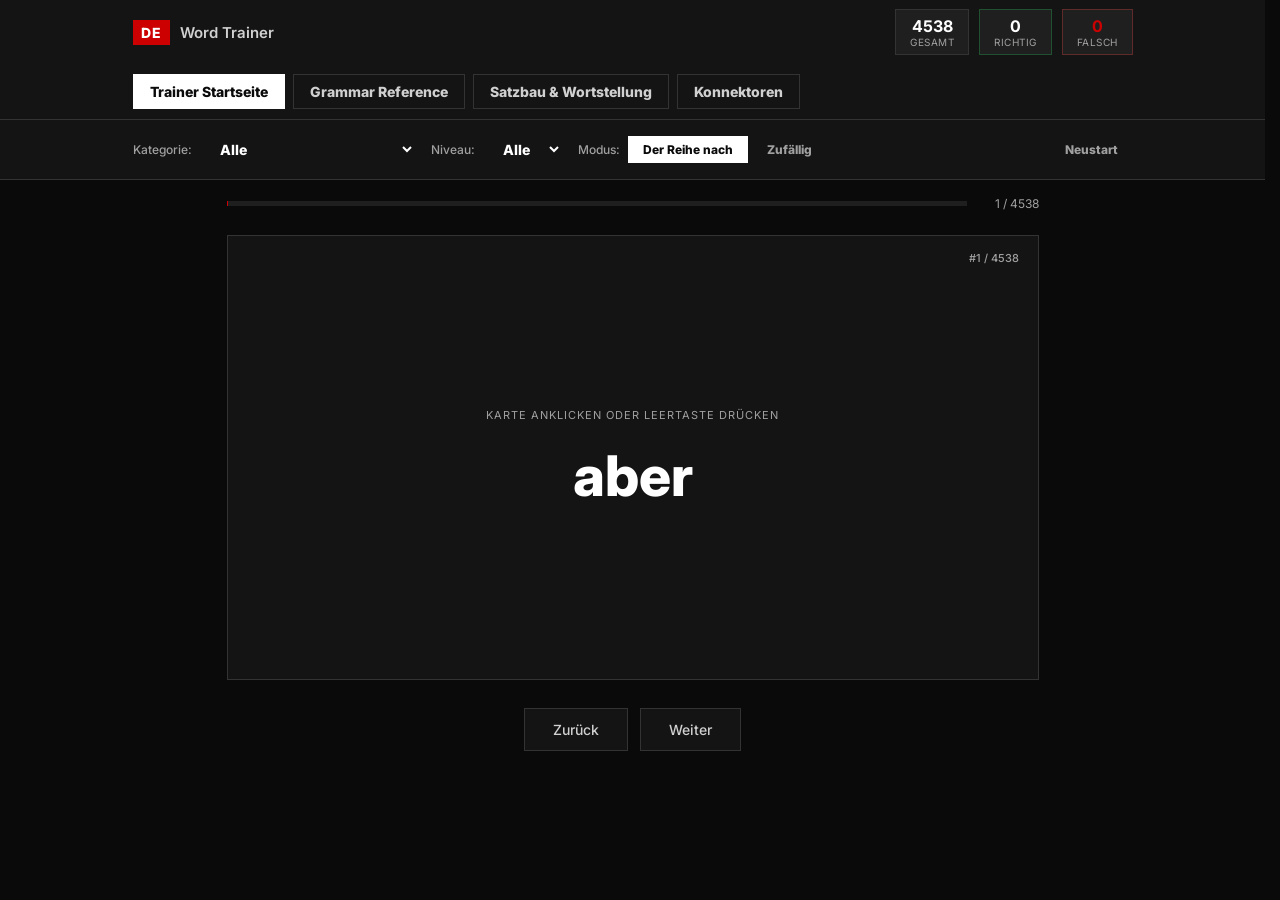
<file: index.html>
<!DOCTYPE html>
<html lang="de">

<head>
  <meta charset="UTF-8" />
  <meta name="viewport" content="width=device-width, initial-scale=1.0" />
  <title>DE Präpositionen Trainer</title>
  <meta name="description"
    content="Practice German verb prepositions with Akkusativ and Dativ cases using interactive flashcards." />
  <link rel="preconnect" href="https://fonts.googleapis.com" />
  <link href="https://fonts.googleapis.com/css2?family=Inter:wght@300;400;500;600;700;800&display=swap"
    rel="stylesheet" />
  <link rel="stylesheet" href="style.css" />
</head>

<body>
  <div class="app">
    <!-- Header -->
    <header class="header">
      <div class="header-inner">
        <div class="logo">
          <span class="logo-de">DE</span>
          <span class="logo-text">Word Trainer</span>
        </div>
        <div class="header-stats">
          <div class="stat-badge" id="stat-total">
            <span class="stat-num" id="total-count">0</span>
            <span class="stat-label">GESAMT</span>
          </div>
          <div class="stat-badge correct" id="stat-correct">
            <span class="stat-num" id="correct-count">0</span>
            <span class="stat-label">RICHTIG</span>
          </div>
          <div class="stat-badge wrong" id="stat-wrong">
            <span class="stat-num" id="wrong-count">0</span>
            <span class="stat-label">FALSCH</span>
          </div>
        </div>
      </div>
      <!-- Global Navigation -->
      <nav class="nav-bar">
        <a href="index.html" class="nav-link active">Trainer Startseite</a>
        <a href="pages/grammar.html" class="nav-link">Grammar Reference</a>
        <a href="pages/word-order.html" class="nav-link">Satzbau & Wortstellung</a>
        <a href="pages/connectors.html" class="nav-link">Konnektoren</a>
      </nav>
    </header>

    <!-- Controls Bar -->
    <div class="controls-bar">
      <div class="controls-inner">
        <div class="filter-group">
          <label class="filter-label">Kategorie:</label>
          <select id="filter-type" class="filter-select">
            <option value="all">Alle</option>
            <option value="vocabulary">Wortschatz</option>
            <option value="verb">Verben (Alle)</option>
            <option value="verb_preposition">Verben + Präpositionen</option>
            <option value="reflexive_verb">Reflexive Verben</option>
            <option value="konnektor">Konnektoren</option>
            <option value="konjunktion">Konjunktionen</option>
            <option value="phrase">Redewendungen</option>
          </select>
        </div>
        <div class="filter-group">
          <label class="filter-label">Niveau:</label>
          <select id="filter-level" class="filter-select">
            <option value="all">Alle</option>
            <option value="A1">A1</option>
            <option value="A2">A2</option>
            <option value="B1">B1</option>
            <option value="B2">B2</option>
          </select>
        </div>
        <div class="filter-group">
          <label class="filter-label">Modus:</label>
          <div class="filter-btns">
            <button class="filter-btn active" data-mode="sequential" id="mode-seq">Der Reihe nach</button>
            <button class="filter-btn" data-mode="random" id="mode-rand">Zufällig</button>
          </div>
        </div>
        <button class="btn-restart" id="btn-restart">Neustart</button>
      </div>
    </div>

    <!-- Progress Bar -->
    <div class="progress-wrap">
      <div class="progress-bar" id="progress-bar"></div>
      <span class="progress-text" id="progress-text">1 / 200</span>
    </div>

    <!-- Main Card Area -->
    <main class="main">
      <div class="card-container">
        <div class="card" id="card" tabindex="0">
          <div class="card-front" id="card-front">
            <div class="card-hint">Karte anklicken oder Leertaste drücken</div>
            <div class="verb-display" id="verb-display">achten</div>
            <div class="card-number" id="card-number">#1</div>
          </div>
          <div class="card-back" id="card-back">
            <div class="back-top">
              <div class="back-verb" id="back-verb">achten</div>
              <div class="prep-kasus">
                <div class="prep-tag" id="back-prep">auf</div>
                <div class="kasus-badge" id="back-kasus">Akk.</div>
              </div>
            </div>
            <div class="example-sentence" id="back-example"></div>
            <!-- Extra info section for translations, auxiliary verbs, or connector effects -->
            <div class="back-extra" id="back-extra"></div>
            <div class="answer-btns">
              <button class="btn-wrong" id="btn-wrong">Nicht gewusst</button>
              <button class="btn-correct" id="btn-correct">Gewusst!</button>
            </div>
          </div>
        </div>
      </div>

      <!-- Navigation Buttons -->
      <div class="card-nav">
        <button class="nav-btn" id="btn-prev">Zurück</button>
        <button class="nav-btn" id="btn-next">Weiter</button>
      </div>
    </main>

    <!-- Done screen -->
    <div class="done-screen" id="done-screen" style="display:none;">
      <div class="done-card">
        <div class="done-emoji"></div>
        <h2>Session Complete!</h2>
        <p>You went through all cards in this set.</p>
        <div class="done-stats">
          <div class="done-stat correct">
            <span id="done-correct">0</span>
            <small>Correct</small>
          </div>
          <div class="done-stat wrong">
            <span id="done-wrong">0</span>
            <small>Wrong</small>
          </div>
          <div class="done-stat pct">
            <span id="done-pct">0%</span>
            <small>Score</small>
          </div>
        </div>
        <button class="btn-restart big" id="btn-done-restart">Practice Again</button>
        <button class="btn-wrong-only" id="btn-wrong-only">Practice wrong ones only</button>
      </div>
    </div>
  </div>

  <script src="app.js"></script>
</body>

</html>
</file>
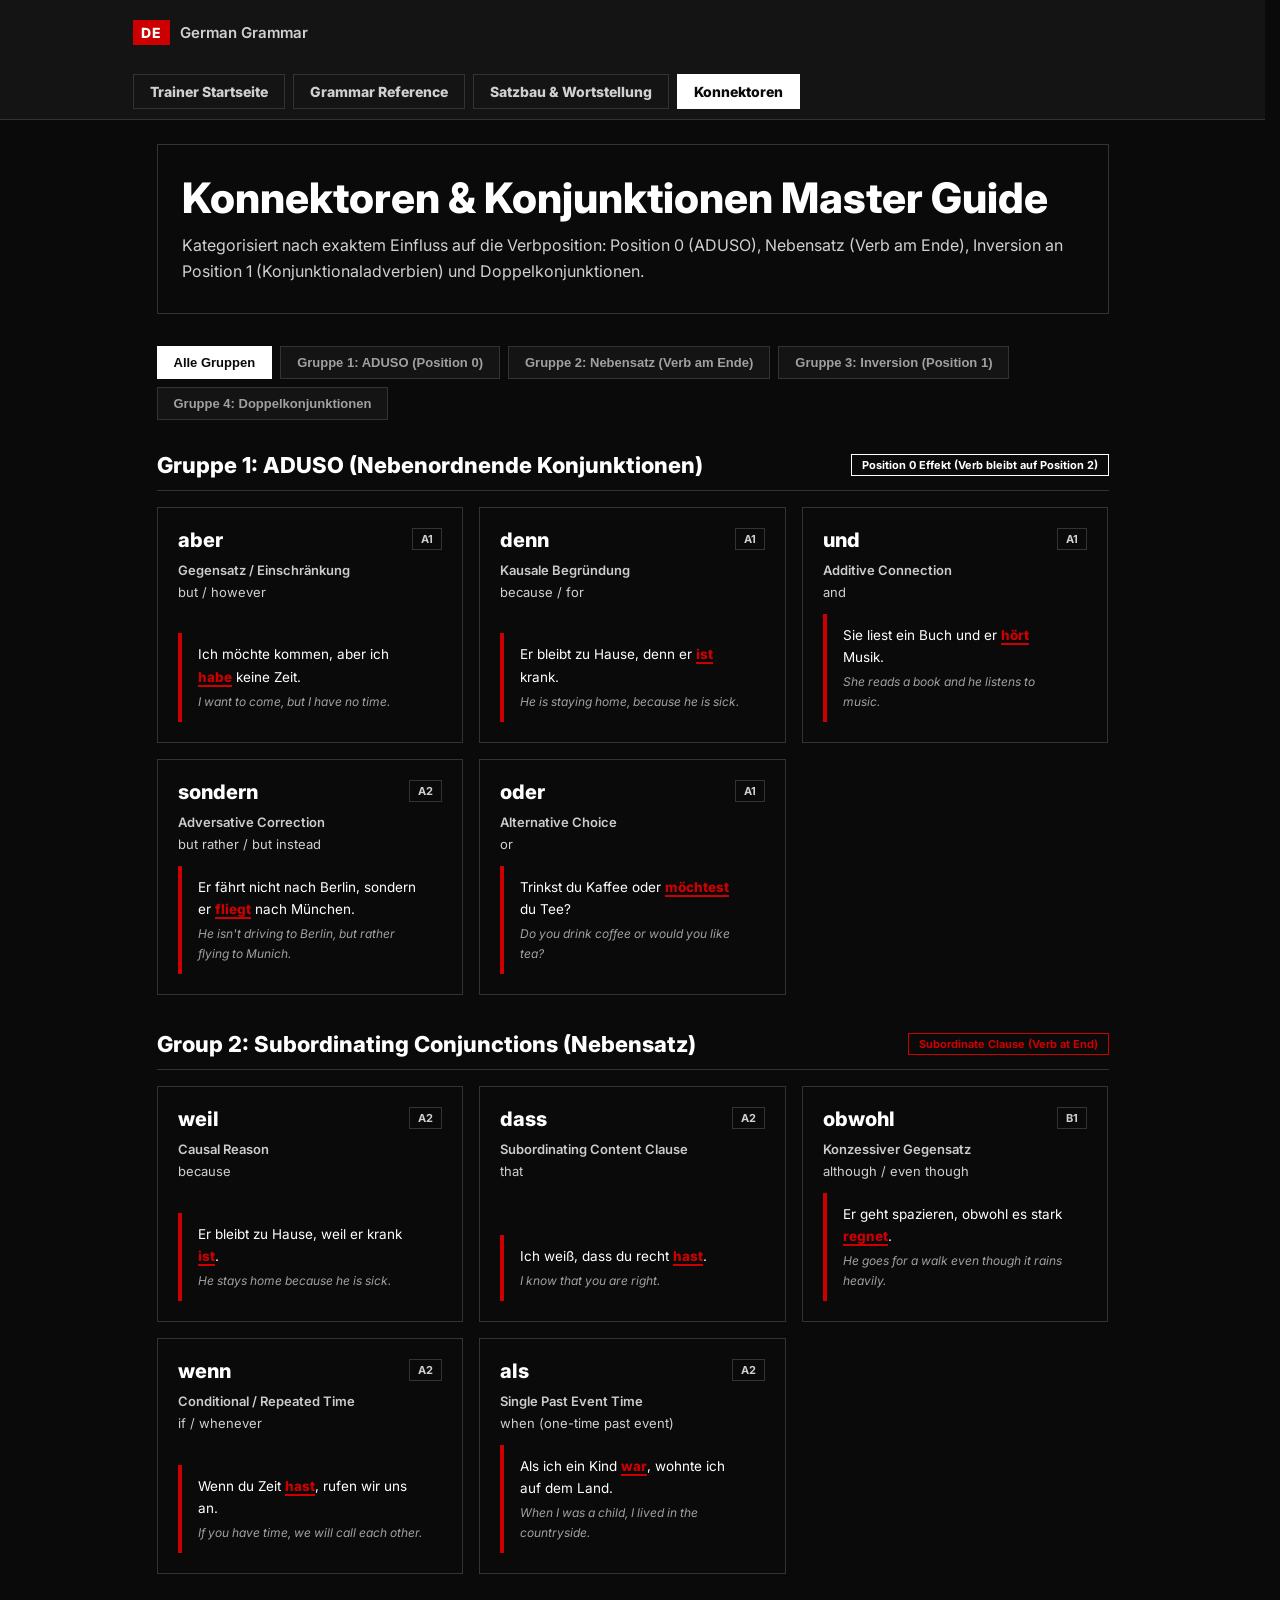
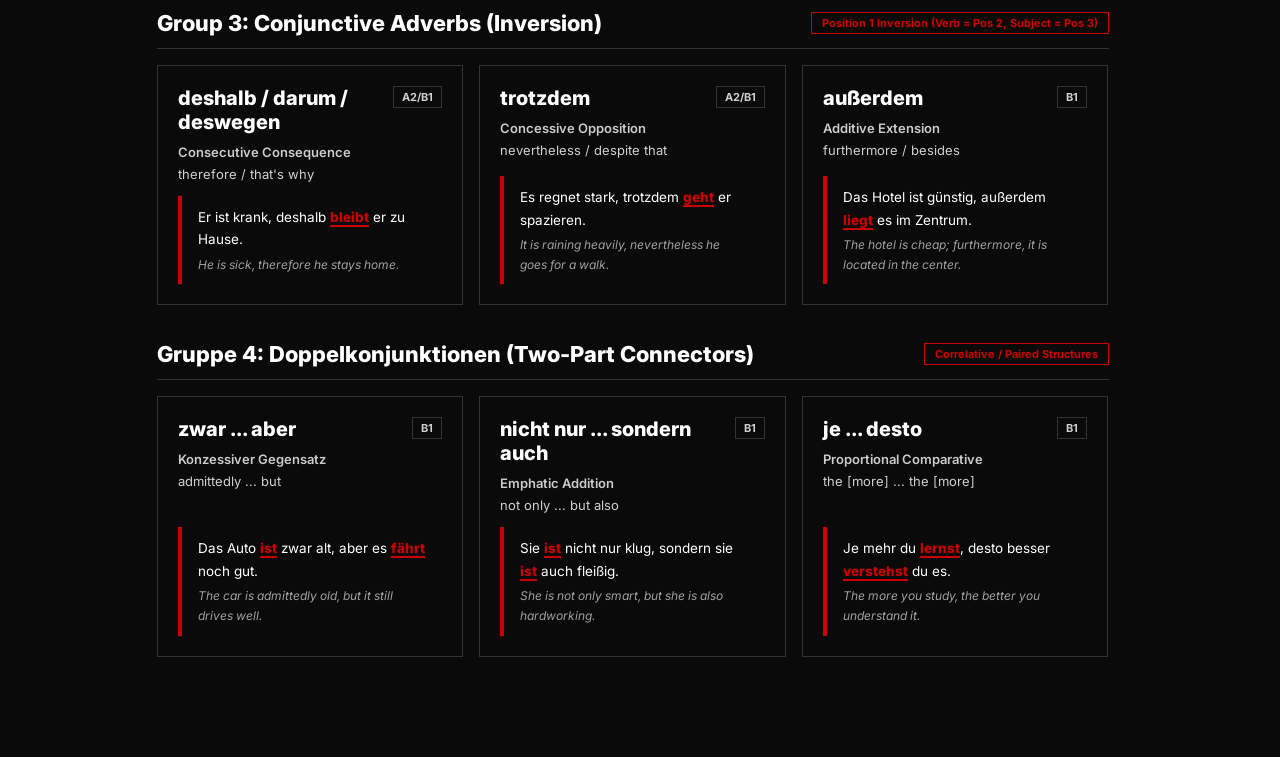
<file: pages/connectors.html>
<!DOCTYPE html>
<html lang="de">

<head>
  <meta charset="UTF-8" />
  <meta name="viewport" content="width=device-width, initial-scale=1.0" />
  <title>German Connectors Master Guide (Konnektoren & Konjunktionen) | DE Trainer</title>
  <meta name="description"
    content="Complete reference for German connectors and conjunctions: ADUSO position 0, Nebensatz verb-end, position 1 inversion adverbs, and double conjunctions with verb highlighting." />
  <link rel="preconnect" href="https://fonts.googleapis.com" />
  <link href="https://fonts.googleapis.com/css2?family=Inter:wght@300;400;500;600;700;800&display=swap"
    rel="stylesheet" />
  <link rel="stylesheet" href="../style.css" />
  <link rel="stylesheet" href="../grammar.css" />
</head>

<body>
  <header class="header">
    <div class="header-inner">
      <div class="logo">
        <span class="logo-de">DE</span>
        <span class="logo-text">German Grammar</span>
      </div>
    </div>
    <nav class="nav-bar">
      <a href="../index.html" class="nav-link">Trainer Startseite</a>
      <a href="grammar.html" class="nav-link">Grammar Reference</a>
      <a href="word-order.html" class="nav-link">Satzbau & Wortstellung</a>
      <a href="connectors.html" class="nav-link active">Konnektoren</a>
    </nav>
  </header>

  <div class="page-container">

    <header class="hero-banner">
      <h1 class="hero-title">Konnektoren & Konjunktionen Master Guide</h1>
      <p class="hero-subtitle">
        Kategorisiert nach exaktem Einfluss auf die Verbposition: Position 0 (ADUSO), Nebensatz (Verb am Ende),
        Inversion an Position 1 (Konjunktionaladverbien) und Doppelkonjunktionen.
      </p>
    </header>

    <div class="filter-bar">
      <button class="filter-tab active" onclick="filterGroup('all', this)">Alle Gruppen</button>
      <button class="filter-tab" onclick="filterGroup('group1', this)">Gruppe 1: ADUSO (Position 0)</button>
      <button class="filter-tab" onclick="filterGroup('group2', this)">Gruppe 2: Nebensatz (Verb am Ende)</button>
      <button class="filter-tab" onclick="filterGroup('group3', this)">Gruppe 3: Inversion (Position 1)</button>
      <button class="filter-tab" onclick="filterGroup('group4', this)">Gruppe 4: Doppelkonjunktionen</button>
    </div>

    <!-- Group 1: ADUSO -->
    <section class="group-section" id="group1">
      <div class="group-header">
        <h2 class="group-title">Gruppe 1: ADUSO (Nebenordnende Konjunktionen)</h2>
        <span class="effect-pill pos0">Position 0 Effekt (Verb bleibt auf Position 2)</span>
      </div>
      <div class="connector-grid">
        <article class="connector-card">
          <div>
            <div class="card-top">
              <h3 class="term-title">aber</h3>
              <span class="level-tag">A1</span>
            </div>
            <div class="sense-text">Gegensatz / Einschränkung</div>
            <div class="translation-text">but / however</div>
          </div>
          <div class="example-box">
            <div class="example-de">Ich möchte kommen, aber ich <mark>habe</mark> keine Zeit.</div>
            <div class="example-en">I want to come, but I have no time.</div>
          </div>
        </article>

        <article class="connector-card">
          <div>
            <div class="card-top">
              <h3 class="term-title">denn</h3>
              <span class="level-tag">A1</span>
            </div>
            <div class="sense-text">Kausale Begründung</div>
            <div class="translation-text">because / for</div>
          </div>
          <div class="example-box">
            <div class="example-de">Er bleibt zu Hause, denn er <mark>ist</mark> krank.</div>
            <div class="example-en">He is staying home, because he is sick.</div>
          </div>
        </article>

        <article class="connector-card">
          <div>
            <div class="card-top">
              <h3 class="term-title">und</h3>
              <span class="level-tag">A1</span>
            </div>
            <div class="sense-text">Additive Connection</div>
            <div class="translation-text">and</div>
          </div>
          <div class="example-box">
            <div class="example-de">Sie liest ein Buch und er <mark>hört</mark> Musik.</div>
            <div class="example-en">She reads a book and he listens to music.</div>
          </div>
        </article>

        <article class="connector-card">
          <div>
            <div class="card-top">
              <h3 class="term-title">sondern</h3>
              <span class="level-tag">A2</span>
            </div>
            <div class="sense-text">Adversative Correction</div>
            <div class="translation-text">but rather / but instead</div>
          </div>
          <div class="example-box">
            <div class="example-de">Er fährt nicht nach Berlin, sondern er <mark>fliegt</mark> nach München.</div>
            <div class="example-en">He isn't driving to Berlin, but rather flying to Munich.</div>
          </div>
        </article>

        <article class="connector-card">
          <div>
            <div class="card-top">
              <h3 class="term-title">oder</h3>
              <span class="level-tag">A1</span>
            </div>
            <div class="sense-text">Alternative Choice</div>
            <div class="translation-text">or</div>
          </div>
          <div class="example-box">
            <div class="example-de">Trinkst du Kaffee oder <mark>möchtest</mark> du Tee?</div>
            <div class="example-en">Do you drink coffee or would you like tea?</div>
          </div>
        </article>
      </div>
    </section>

    <!-- Group 2: Subordinating -->
    <section class="group-section" id="group2">
      <div class="group-header">
        <h2 class="group-title">Group 2: Subordinating Conjunctions (Nebensatz)</h2>
        <span class="effect-pill end">Subordinate Clause (Verb at End)</span>
      </div>
      <div class="connector-grid">
        <article class="connector-card">
          <div>
            <div class="card-top">
              <h3 class="term-title">weil</h3>
              <span class="level-tag">A2</span>
            </div>
            <div class="sense-text">Causal Reason</div>
            <div class="translation-text">because</div>
          </div>
          <div class="example-box">
            <div class="example-de">Er bleibt zu Hause, weil er krank <mark>ist</mark>.</div>
            <div class="example-en">He stays home because he is sick.</div>
          </div>
        </article>

        <article class="connector-card">
          <div>
            <div class="card-top">
              <h3 class="term-title">dass</h3>
              <span class="level-tag">A2</span>
            </div>
            <div class="sense-text">Subordinating Content Clause</div>
            <div class="translation-text">that</div>
          </div>
          <div class="example-box">
            <div class="example-de">Ich weiß, dass du recht <mark>hast</mark>.</div>
            <div class="example-en">I know that you are right.</div>
          </div>
        </article>

        <article class="connector-card">
          <div>
            <div class="card-top">
              <h3 class="term-title">obwohl</h3>
              <span class="level-tag">B1</span>
            </div>
            <div class="sense-text">Konzessiver Gegensatz</div>
            <div class="translation-text">although / even though</div>
          </div>
          <div class="example-box">
            <div class="example-de">Er geht spazieren, obwohl es stark <mark>regnet</mark>.</div>
            <div class="example-en">He goes for a walk even though it rains heavily.</div>
          </div>
        </article>

        <article class="connector-card">
          <div>
            <div class="card-top">
              <h3 class="term-title">wenn</h3>
              <span class="level-tag">A2</span>
            </div>
            <div class="sense-text">Conditional / Repeated Time</div>
            <div class="translation-text">if / whenever</div>
          </div>
          <div class="example-box">
            <div class="example-de">Wenn du Zeit <mark>hast</mark>, rufen wir uns an.</div>
            <div class="example-en">If you have time, we will call each other.</div>
          </div>
        </article>

        <article class="connector-card">
          <div>
            <div class="card-top">
              <h3 class="term-title">als</h3>
              <span class="level-tag">A2</span>
            </div>
            <div class="sense-text">Single Past Event Time</div>
            <div class="translation-text">when (one-time past event)</div>
          </div>
          <div class="example-box">
            <div class="example-de">Als ich ein Kind <mark>war</mark>, wohnte ich auf dem Land.</div>
            <div class="example-en">When I was a child, I lived in the countryside.</div>
          </div>
        </article>
      </div>
    </section>

    <!-- Group 3: Conjunctive Adverbs -->
    <section class="group-section" id="group3">
      <div class="group-header">
        <h2 class="group-title">Group 3: Conjunctive Adverbs (Inversion)</h2>
        <span class="effect-pill pos1">Position 1 Inversion (Verb = Pos 2, Subject = Pos 3)</span>
      </div>
      <div class="connector-grid">
        <article class="connector-card">
          <div>
            <div class="card-top">
              <h3 class="term-title">deshalb / darum / deswegen</h3>
              <span class="level-tag">A2/B1</span>
            </div>
            <div class="sense-text">Consecutive Consequence</div>
            <div class="translation-text">therefore / that's why</div>
          </div>
          <div class="example-box">
            <div class="example-de">Er ist krank, deshalb <mark>bleibt</mark> er zu Hause.</div>
            <div class="example-en">He is sick, therefore he stays home.</div>
          </div>
        </article>

        <article class="connector-card">
          <div>
            <div class="card-top">
              <h3 class="term-title">trotzdem</h3>
              <span class="level-tag">A2/B1</span>
            </div>
            <div class="sense-text">Concessive Opposition</div>
            <div class="translation-text">nevertheless / despite that</div>
          </div>
          <div class="example-box">
            <div class="example-de">Es regnet stark, trotzdem <mark>geht</mark> er spazieren.</div>
            <div class="example-en">It is raining heavily, nevertheless he goes for a walk.</div>
          </div>
        </article>

        <article class="connector-card">
          <div>
            <div class="card-top">
              <h3 class="term-title">außerdem</h3>
              <span class="level-tag">B1</span>
            </div>
            <div class="sense-text">Additive Extension</div>
            <div class="translation-text">furthermore / besides</div>
          </div>
          <div class="example-box">
            <div class="example-de">Das Hotel ist günstig, außerdem <mark>liegt</mark> es im Zentrum.</div>
            <div class="example-en">The hotel is cheap; furthermore, it is located in the center.</div>
          </div>
        </article>
      </div>
    </section>

    <!-- Group 4: Double Conjunctions -->
    <section class="group-section" id="group4">
      <div class="group-header">
        <h2 class="group-title">Gruppe 4: Doppelkonjunktionen (Two-Part Connectors)</h2>
        <span class="effect-pill pos1">Correlative / Paired Structures</span>
      </div>
      <div class="connector-grid">
        <article class="connector-card">
          <div>
            <div class="card-top">
              <h3 class="term-title">zwar ... aber</h3>
              <span class="level-tag">B1</span>
            </div>
            <div class="sense-text">Konzessiver Gegensatz</div>
            <div class="translation-text">admittedly ... but</div>
          </div>
          <div class="example-box">
            <div class="example-de">Das Auto <mark>ist</mark> zwar alt, aber es <mark>fährt</mark> noch gut.</div>
            <div class="example-en">The car is admittedly old, but it still drives well.</div>
          </div>
        </article>

        <article class="connector-card">
          <div>
            <div class="card-top">
              <h3 class="term-title">nicht nur ... sondern auch</h3>
              <span class="level-tag">B1</span>
            </div>
            <div class="sense-text">Emphatic Addition</div>
            <div class="translation-text">not only ... but also</div>
          </div>
          <div class="example-box">
            <div class="example-de">Sie <mark>ist</mark> nicht nur klug, sondern sie <mark>ist</mark> auch fleißig.
            </div>
            <div class="example-en">She is not only smart, but she is also hardworking.</div>
          </div>
        </article>

        <article class="connector-card">
          <div>
            <div class="card-top">
              <h3 class="term-title">je ... desto</h3>
              <span class="level-tag">B1</span>
            </div>
            <div class="sense-text">Proportional Comparative</div>
            <div class="translation-text">the [more] ... the [more]</div>
          </div>
          <div class="example-box">
            <div class="example-de">Je mehr du <mark>lernst</mark>, desto besser <mark>verstehst</mark> du es.</div>
            <div class="example-en">The more you study, the better you understand it.</div>
          </div>
        </article>
      </div>
    </section>
  </div>

  <script>
    function filterGroup(groupId, btn) {
      document.querySelectorAll('.filter-tab').forEach(tab => tab.classList.remove('active'));
      btn.classList.add('active');

      const sections = document.querySelectorAll('.group-section');
      sections.forEach(sec => {
        if (groupId === 'all' || sec.id === groupId) {
          sec.style.display = 'block';
        } else {
          sec.style.display = 'none';
        }
      });
    }
  </script>
</body>

</html>
</file>
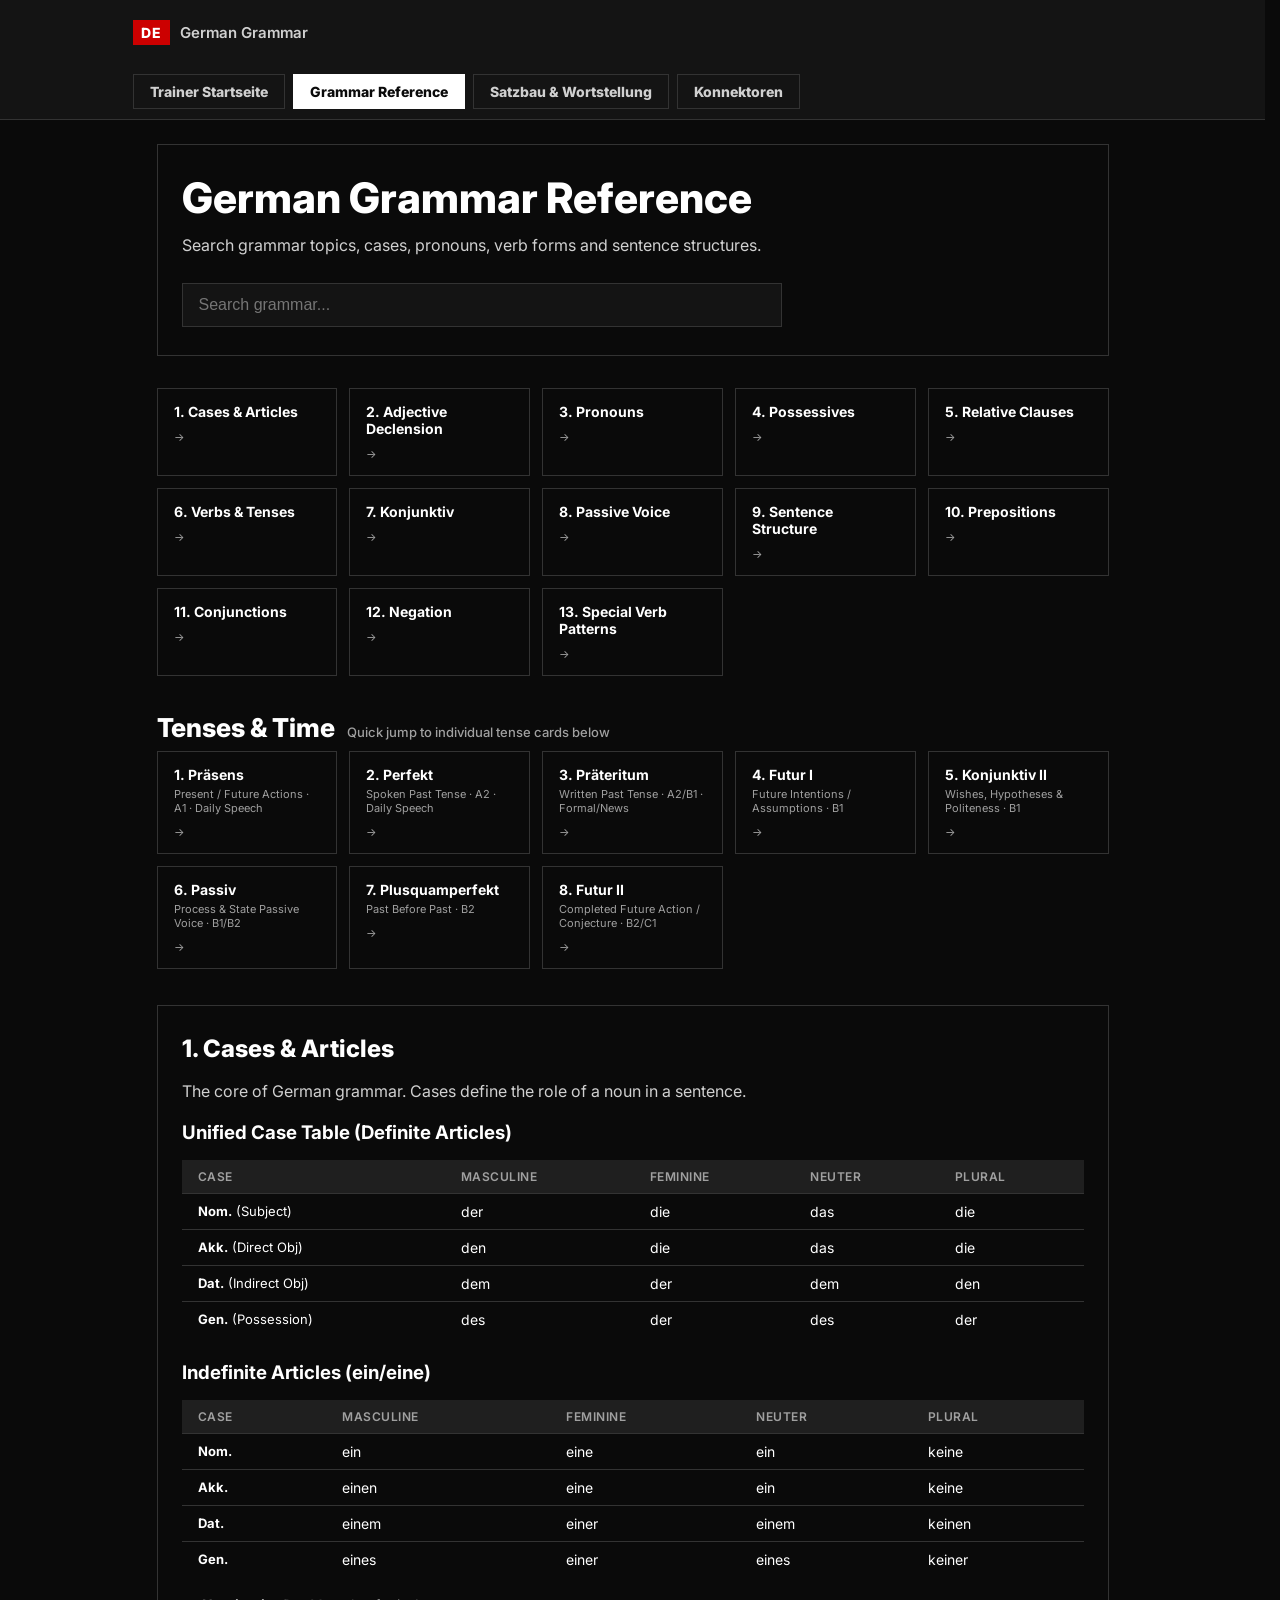
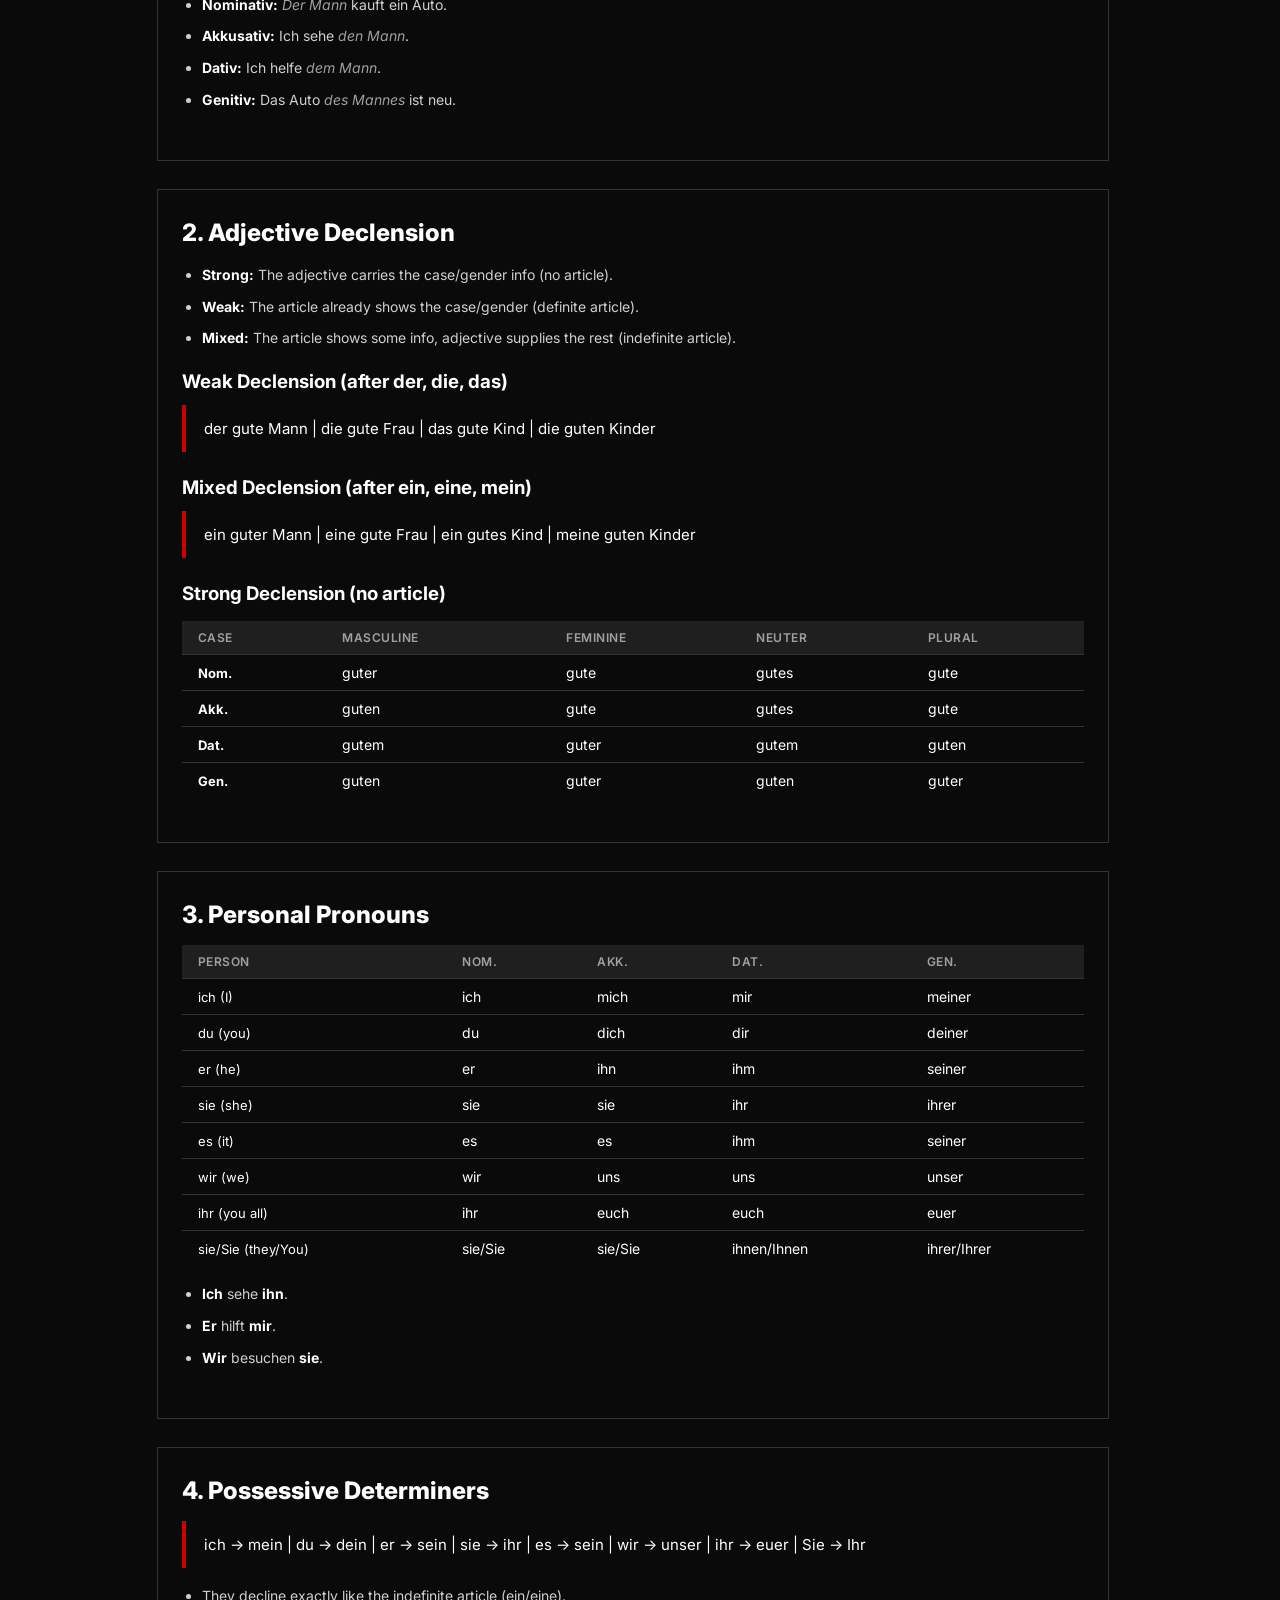
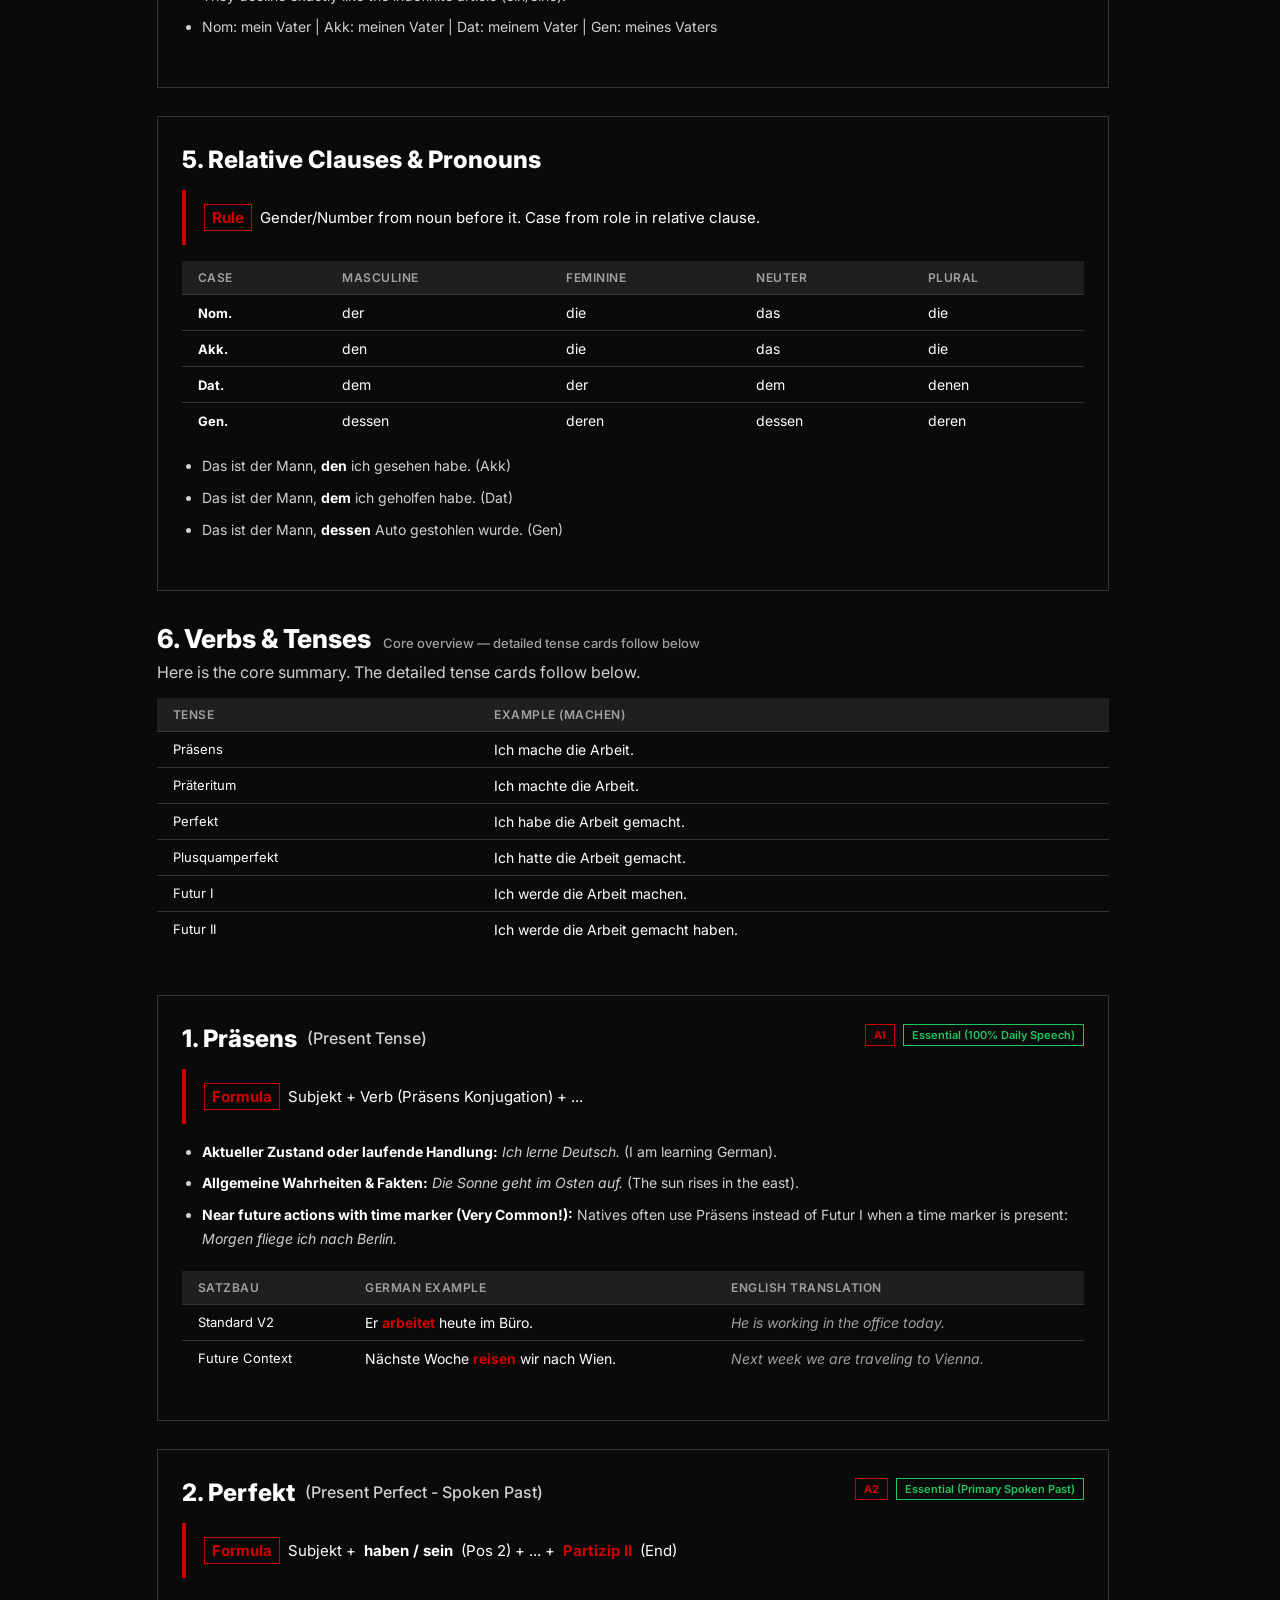
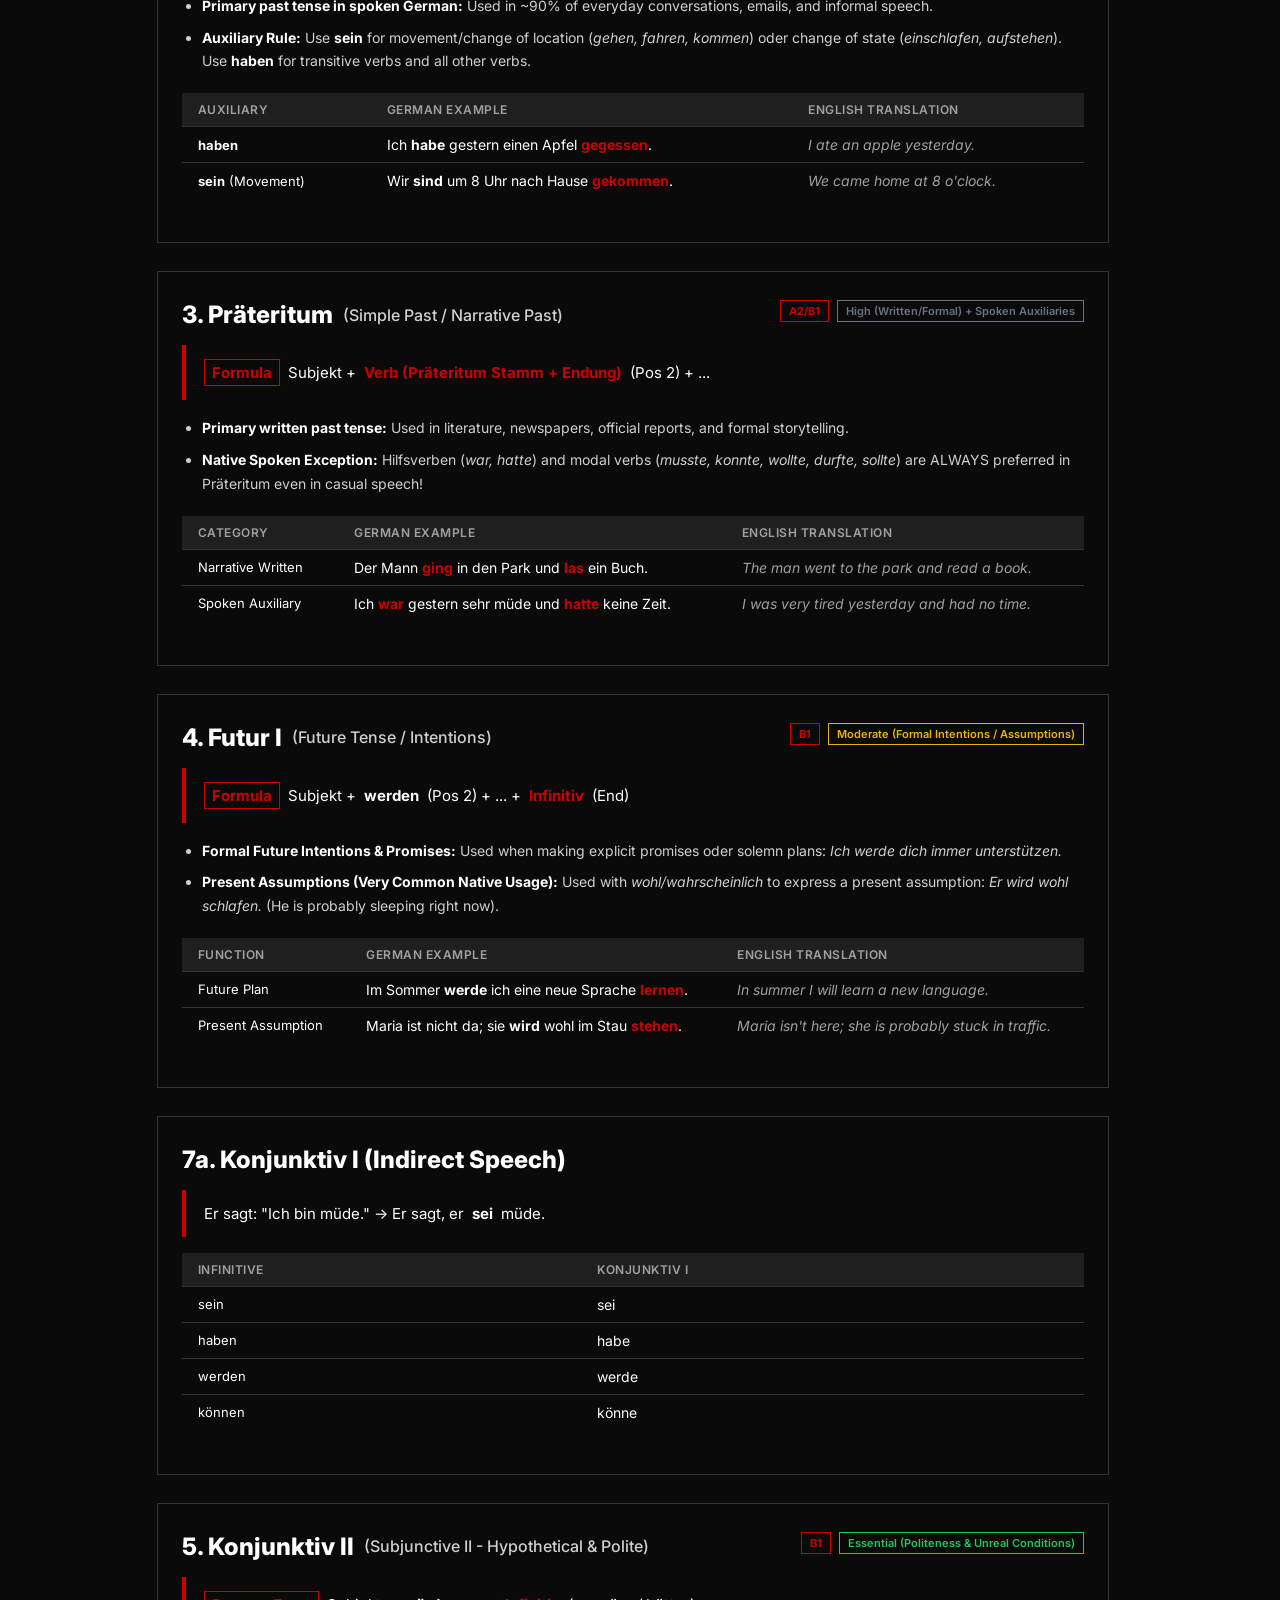
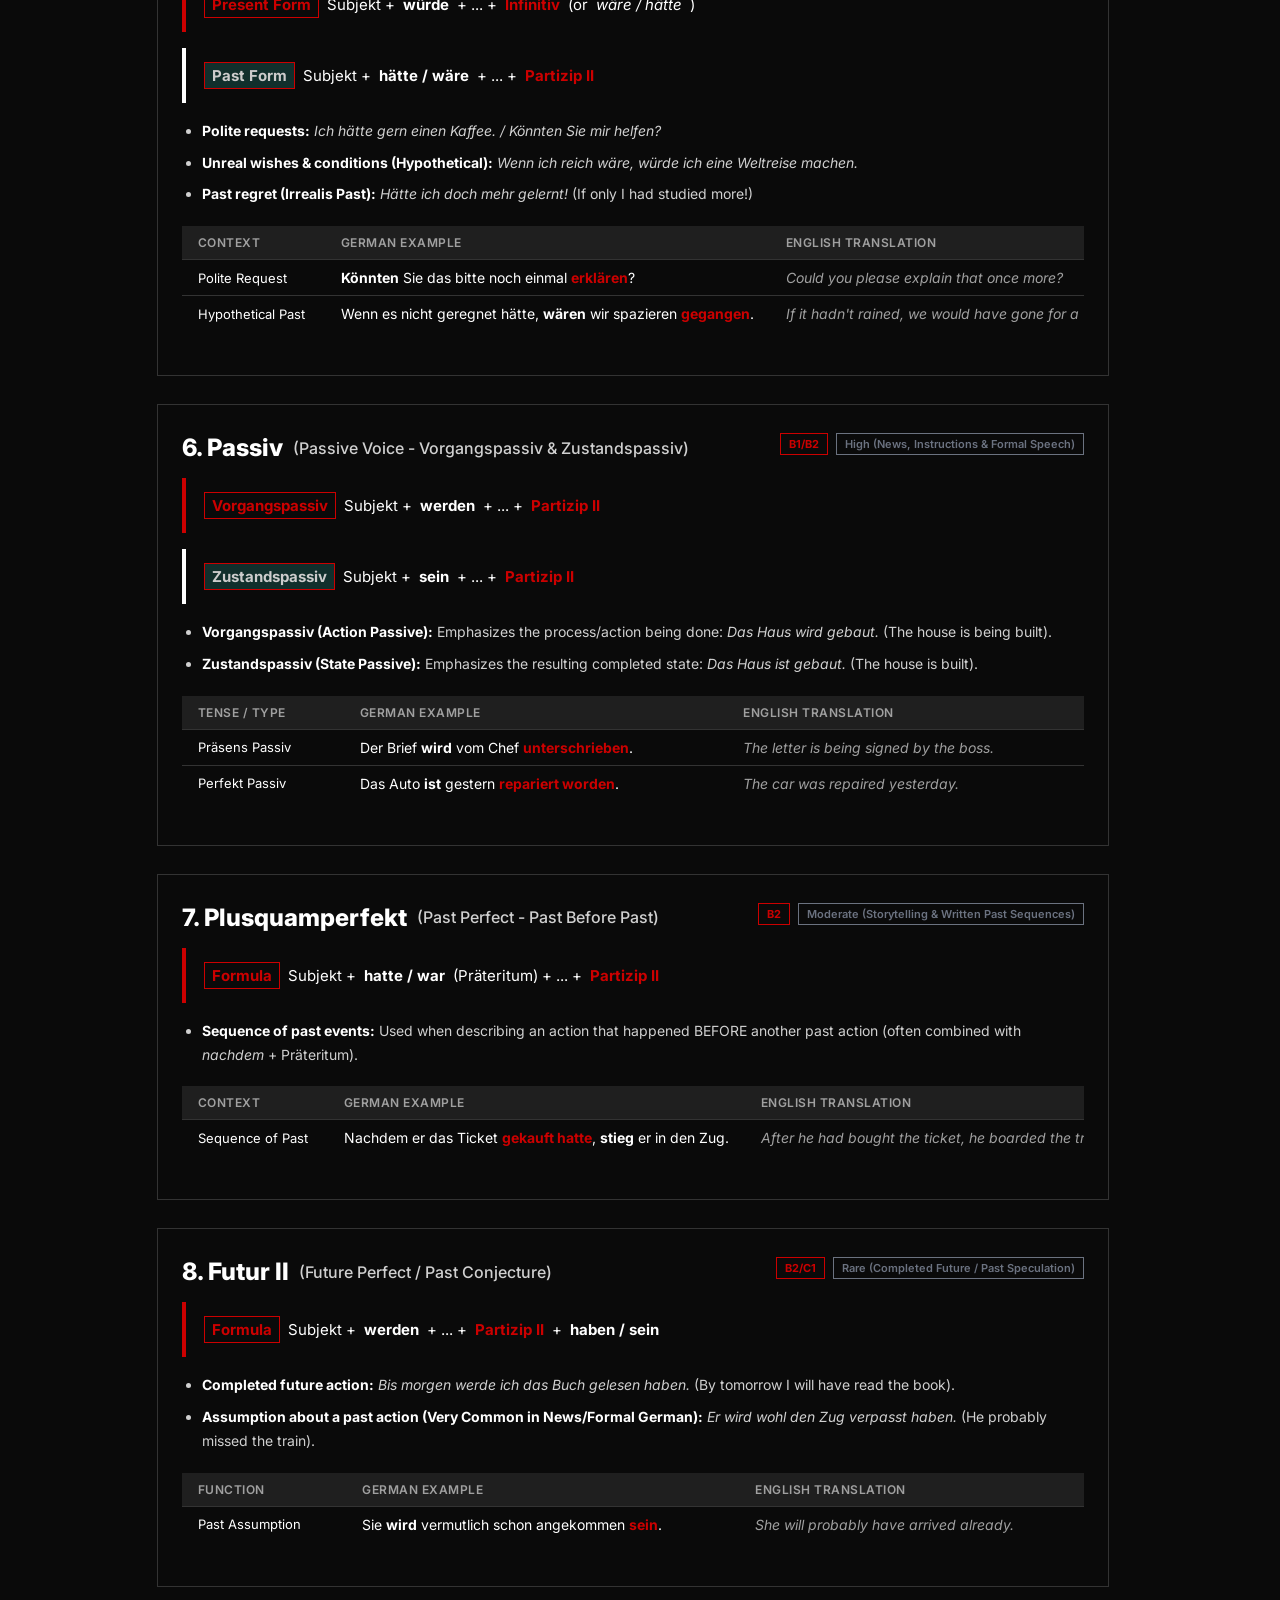
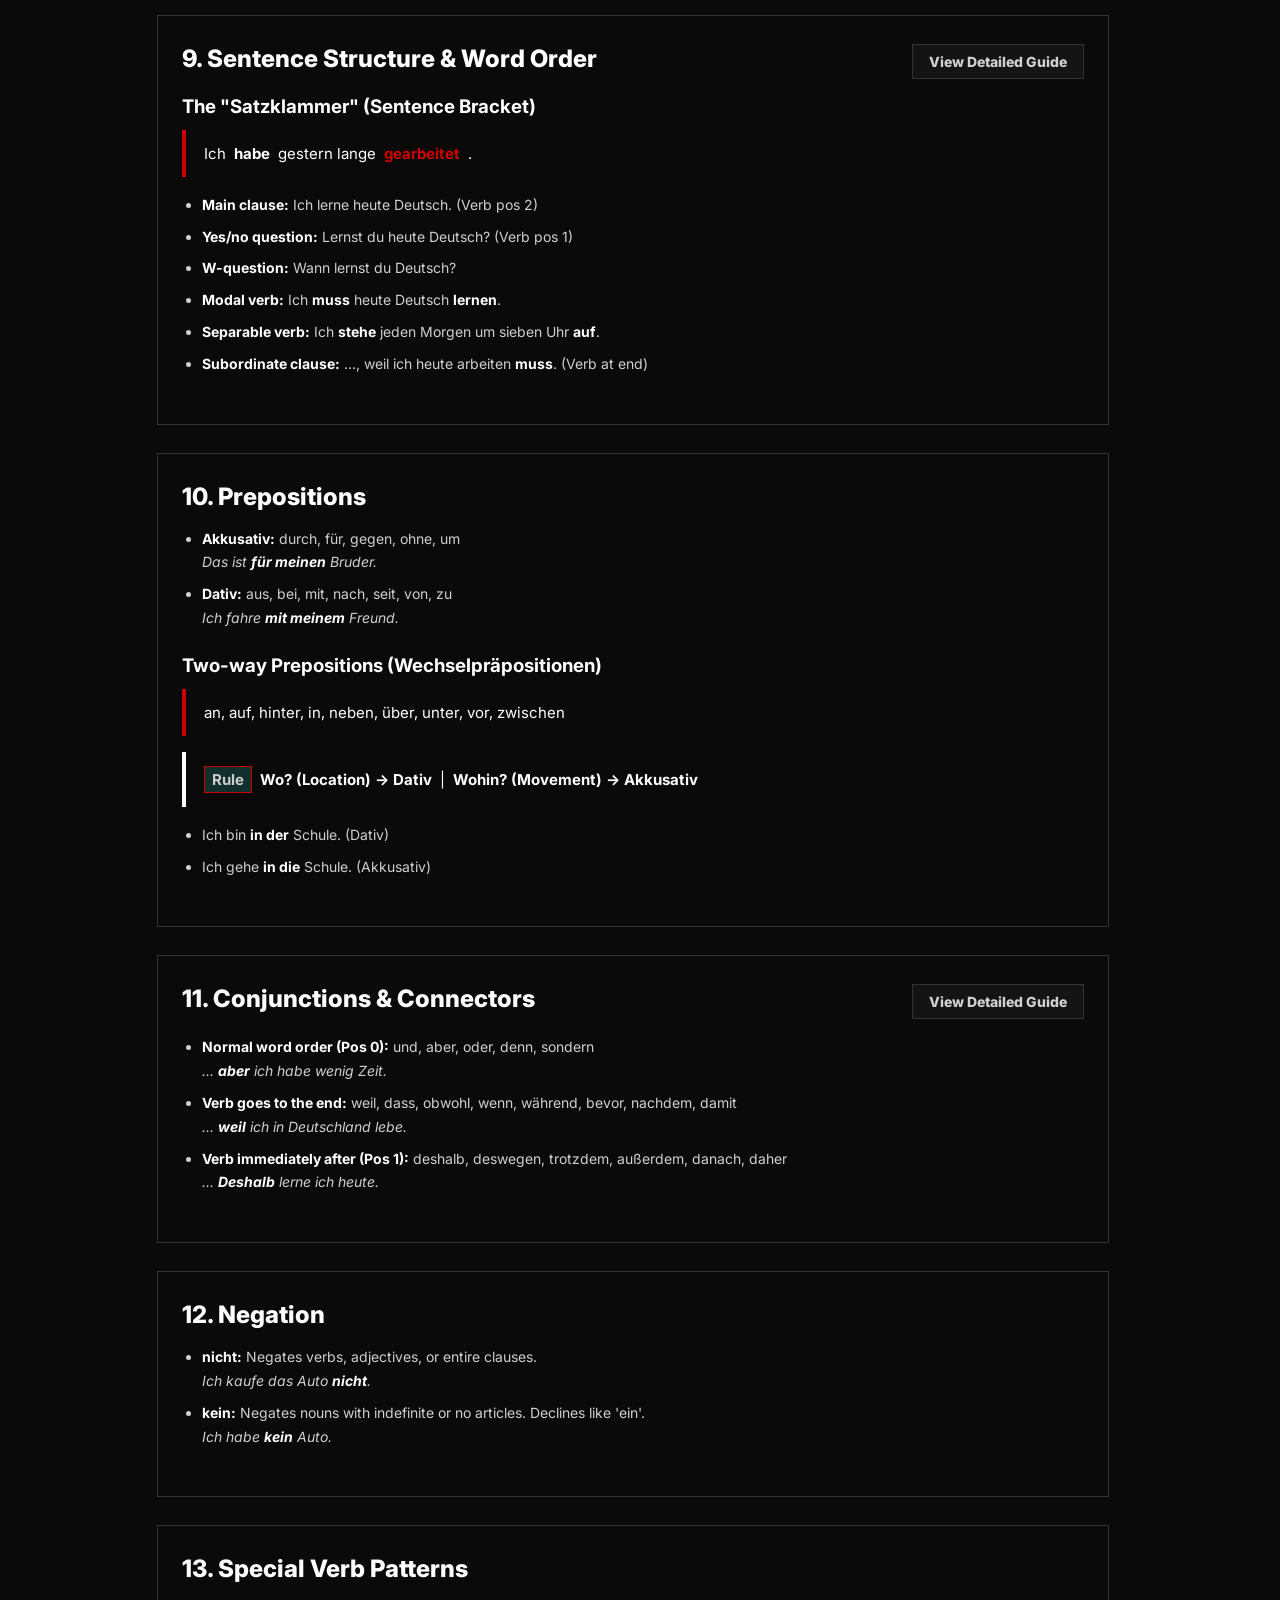
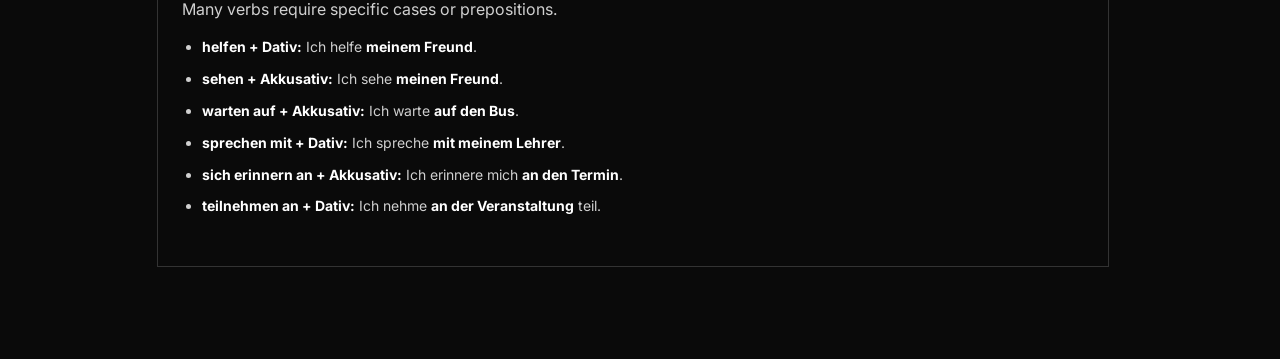
<file: pages/grammar.html>
<!DOCTYPE html>
<html lang="de">

<head>
  <meta charset="UTF-8" />
  <meta name="viewport" content="width=device-width, initial-scale=1.0" />
  <title>German Grammar Reference | DE Trainer</title>
  <meta name="description"
    content="Complete reference guide for all 8 German tenses: Präsens, Perfekt, Präteritum, Futur I, Plusquamperfekt, Futur II, Konjunktiv II, and Passiv with formulas, frequency ratings, and examples." />
  <link rel="preconnect" href="https://fonts.googleapis.com" />
  <link href="https://fonts.googleapis.com/css2?family=Inter:wght@300;400;500;600;700;800&display=swap"
    rel="stylesheet" />
  <link rel="stylesheet" href="../style.css" />
  <link rel="stylesheet" href="../grammar.css" />
</head>

<body>
  <header class="header">
    <div class="header-inner">
      <div class="logo">
        <span class="logo-de">DE</span>
        <span class="logo-text">German Grammar</span>
      </div>
    </div>
    <!-- Nav Links -->
    <nav class="nav-bar">
      <a href="../index.html" class="nav-link">Trainer Startseite</a>
      <a href="grammar.html" class="nav-link active">Grammar Reference</a>
      <a href="word-order.html" class="nav-link">Satzbau & Wortstellung</a>
      <a href="connectors.html" class="nav-link">Konnektoren</a>
    </nav>
  </header>

  <div class="page-container">

    <!-- Hero Banner -->
    <header class="hero-banner">
      <h1 class="hero-title">German Grammar Reference</h1>
      <p class="hero-subtitle">Search grammar topics, cases, pronouns, verb forms and sentence structures.</p>
      <div style="margin-top: 24px;">
        <input type="text" id="grammarSearch" placeholder="Search grammar..."
          style="width: 100%; max-width: 600px; padding: 12px 16px; font-size: 16px; border: 1px solid var(--border); border-radius: 0px; background: var(--surface); color: var(--text);"
          onkeyup="filterGrammar()">
      </div>
    </header>

    <!-- Quick Navigation Grid -->

    <div class="quick-grid">
      <a href="#cases" class="quick-card">
        <div class="quick-card-title">1. Cases & Articles</div>
      </a>
      <a href="#adjectives" class="quick-card">
        <div class="quick-card-title">2. Adjective Declension</div>
      </a>
      <a href="#pronouns" class="quick-card">
        <div class="quick-card-title">3. Pronouns</div>
      </a>
      <a href="#possessives" class="quick-card">
        <div class="quick-card-title">4. Possessives</div>
      </a>
      <a href="#relative" class="quick-card">
        <div class="quick-card-title">5. Relative Clauses</div>
      </a>
      <a href="#tenses" class="quick-card">
        <div class="quick-card-title">6. Verbs & Tenses</div>
      </a>
      <a href="#konjunktiv" class="quick-card">
        <div class="quick-card-title">7. Konjunktiv</div>
      </a>
      <a href="#passive" class="quick-card">
        <div class="quick-card-title">8. Passive Voice</div>
      </a>
      <a href="#sentence" class="quick-card">
        <div class="quick-card-title">9. Sentence Structure</div>
      </a>
      <a href="#prepositions" class="quick-card">
        <div class="quick-card-title">10. Prepositions</div>
      </a>
      <a href="#conjunctions" class="quick-card">
        <div class="quick-card-title">11. Conjunctions</div>
      </a>
      <a href="#negation" class="quick-card">
        <div class="quick-card-title">12. Negation</div>
      </a>
      <a href="#special" class="quick-card">
        <div class="quick-card-title">13. Special Verb Patterns</div>
      </a>
    </div>

    <!-- Tenses & Time sub-navigation -->
    <div class="category-heading">
      <h2>Tenses &amp; Time</h2>
      <span class="category-desc">Quick jump to individual tense cards below</span>
    </div>
    <div class="quick-grid">
      <a href="#prasens" class="quick-card">
        <div class="quick-card-title">1. Präsens</div>
        <div class="quick-card-desc">Present / Future Actions &middot; A1 &middot; Daily Speech</div>
      </a>
      <a href="#perfekt" class="quick-card">
        <div class="quick-card-title">2. Perfekt</div>
        <div class="quick-card-desc">Spoken Past Tense &middot; A2 &middot; Daily Speech</div>
      </a>
      <a href="#prateritum" class="quick-card">
        <div class="quick-card-title">3. Präteritum</div>
        <div class="quick-card-desc">Written Past Tense &middot; A2/B1 &middot; Formal/News</div>
      </a>
      <a href="#futur1" class="quick-card">
        <div class="quick-card-title">4. Futur I</div>
        <div class="quick-card-desc">Future Intentions / Assumptions &middot; B1</div>
      </a>
      <a href="#konjunktiv2" class="quick-card">
        <div class="quick-card-title">5. Konjunktiv II</div>
        <div class="quick-card-desc">Wishes, Hypotheses &amp; Politeness &middot; B1</div>
      </a>
      <a href="#passiv" class="quick-card">
        <div class="quick-card-title">6. Passiv</div>
        <div class="quick-card-desc">Process &amp; State Passive Voice &middot; B1/B2</div>
      </a>
      <a href="#plusquamperfekt" class="quick-card">
        <div class="quick-card-title">7. Plusquamperfekt</div>
        <div class="quick-card-desc">Past Before Past &middot; B2</div>
      </a>
      <a href="#futur2" class="quick-card">
        <div class="quick-card-title">8. Futur II</div>
        <div class="quick-card-desc">Completed Future Action / Conjecture &middot; B2/C1</div>
      </a>
    </div>

    <!-- Filter Tabs -->



    <!-- 1. Cases & Articles -->
    <article class="tense-card grammar-section" id="cases"
      data-title="Cases and Articles Nominativ Akkusativ Dativ Genitiv">
      <div class="tense-header">
        <h2 class="tense-title">1. Cases & Articles</h2>
      </div>

      <p class="hero-subtitle" style="margin-bottom:16px;">The core of German grammar. Cases define the role of a noun
        in
        a sentence.</p>

      <h3 style="margin-bottom:12px;">Unified Case Table (Definite Articles)</h3>
      <div class="table-scroll">
        <table class="example-table">
          <thead>
            <tr>
              <th>Case</th>
              <th>Masculine</th>
              <th>Feminine</th>
              <th>Neuter</th>
              <th>Plural</th>
            </tr>
          </thead>
          <tbody>
            <tr>
              <td><strong>Nom.</strong> (Subject)</td>
              <td>der</td>
              <td>die</td>
              <td>das</td>
              <td>die</td>
            </tr>
            <tr>
              <td><strong>Akk.</strong> (Direct Obj)</td>
              <td>den</td>
              <td>die</td>
              <td>das</td>
              <td>die</td>
            </tr>
            <tr>
              <td><strong>Dat.</strong> (Indirect Obj)</td>
              <td>dem</td>
              <td>der</td>
              <td>dem</td>
              <td>den</td>
            </tr>
            <tr>
              <td><strong>Gen.</strong> (Possession)</td>
              <td>des</td>
              <td>der</td>
              <td>des</td>
              <td>der</td>
            </tr>
          </tbody>
        </table>
      </div>

      <h3 style="margin-top:24px; margin-bottom:12px;">Indefinite Articles (ein/eine)</h3>
      <div class="table-scroll">
        <table class="example-table">
          <thead>
            <tr>
              <th>Case</th>
              <th>Masculine</th>
              <th>Feminine</th>
              <th>Neuter</th>
              <th>Plural</th>
            </tr>
          </thead>
          <tbody>
            <tr>
              <td><strong>Nom.</strong></td>
              <td>ein</td>
              <td>eine</td>
              <td>ein</td>
              <td>keine</td>
            </tr>
            <tr>
              <td><strong>Akk.</strong></td>
              <td>einen</td>
              <td>eine</td>
              <td>ein</td>
              <td>keine</td>
            </tr>
            <tr>
              <td><strong>Dat.</strong></td>
              <td>einem</td>
              <td>einer</td>
              <td>einem</td>
              <td>keinen</td>
            </tr>
            <tr>
              <td><strong>Gen.</strong></td>
              <td>eines</td>
              <td>einer</td>
              <td>eines</td>
              <td>keiner</td>
            </tr>
          </tbody>
        </table>
      </div>

      <ul class="usage-list" style="margin-top: 16px;">
        <li><strong>Nominativ:</strong> <span class="translation">Der Mann</span> kauft ein Auto.</li>
        <li><strong>Akkusativ:</strong> Ich sehe <span class="translation">den Mann</span>.</li>
        <li><strong>Dativ:</strong> Ich helfe <span class="translation">dem Mann</span>.</li>
        <li><strong>Genitiv:</strong> Das Auto <span class="translation">des Mannes</span> ist neu.</li>
      </ul>
    </article>

    <!-- 2. Adjective Declension -->
    <article class="tense-card grammar-section" id="adjectives"
      data-title="Adjective Declension Endings Strong Weak Mixed">
      <div class="tense-header">
        <h2 class="tense-title">2. Adjective Declension</h2>
      </div>

      <ul class="usage-list">
        <li><strong>Strong:</strong> The adjective carries the case/gender info (no article).</li>
        <li><strong>Weak:</strong> The article already shows the case/gender (definite article).</li>
        <li><strong>Mixed:</strong> The article shows some info, adjective supplies the rest (indefinite article).</li>
      </ul>

      <h3 style="margin-bottom:12px;">Weak Declension (after der, die, das)</h3>
      <div class="formula-box">der gute Mann | die gute Frau | das gute Kind | die guten Kinder</div>

      <h3 style="margin-top:24px; margin-bottom:12px;">Mixed Declension (after ein, eine, mein)</h3>
      <div class="formula-box">ein guter Mann | eine gute Frau | ein gutes Kind | meine guten Kinder</div>

      <h3 style="margin-top:24px; margin-bottom:12px;">Strong Declension (no article)</h3>
      <div class="table-scroll">
        <table class="example-table">
          <thead>
            <tr>
              <th>Case</th>
              <th>Masculine</th>
              <th>Feminine</th>
              <th>Neuter</th>
              <th>Plural</th>
            </tr>
          </thead>
          <tbody>
            <tr>
              <td><strong>Nom.</strong></td>
              <td>guter</td>
              <td>gute</td>
              <td>gutes</td>
              <td>gute</td>
            </tr>
            <tr>
              <td><strong>Akk.</strong></td>
              <td>guten</td>
              <td>gute</td>
              <td>gutes</td>
              <td>gute</td>
            </tr>
            <tr>
              <td><strong>Dat.</strong></td>
              <td>gutem</td>
              <td>guter</td>
              <td>gutem</td>
              <td>guten</td>
            </tr>
            <tr>
              <td><strong>Gen.</strong></td>
              <td>guten</td>
              <td>guter</td>
              <td>guten</td>
              <td>guter</td>
            </tr>
          </tbody>
        </table>
      </div>
    </article>

    <!-- 3. Pronouns -->
    <article class="tense-card grammar-section" id="pronouns" data-title="Personal Pronouns ich du er sie es wir ihr">
      <div class="tense-header">
        <h2 class="tense-title">3. Personal Pronouns</h2>
      </div>
      <div class="table-scroll">
        <table class="example-table">
          <thead>
            <tr>
              <th>Person</th>
              <th>Nom.</th>
              <th>Akk.</th>
              <th>Dat.</th>
              <th>Gen.</th>
            </tr>
          </thead>
          <tbody>
            <tr>
              <td>ich (I)</td>
              <td>ich</td>
              <td>mich</td>
              <td>mir</td>
              <td>meiner</td>
            </tr>
            <tr>
              <td>du (you)</td>
              <td>du</td>
              <td>dich</td>
              <td>dir</td>
              <td>deiner</td>
            </tr>
            <tr>
              <td>er (he)</td>
              <td>er</td>
              <td>ihn</td>
              <td>ihm</td>
              <td>seiner</td>
            </tr>
            <tr>
              <td>sie (she)</td>
              <td>sie</td>
              <td>sie</td>
              <td>ihr</td>
              <td>ihrer</td>
            </tr>
            <tr>
              <td>es (it)</td>
              <td>es</td>
              <td>es</td>
              <td>ihm</td>
              <td>seiner</td>
            </tr>
            <tr>
              <td>wir (we)</td>
              <td>wir</td>
              <td>uns</td>
              <td>uns</td>
              <td>unser</td>
            </tr>
            <tr>
              <td>ihr (you all)</td>
              <td>ihr</td>
              <td>euch</td>
              <td>euch</td>
              <td>euer</td>
            </tr>
            <tr>
              <td>sie/Sie (they/You)</td>
              <td>sie/Sie</td>
              <td>sie/Sie</td>
              <td>ihnen/Ihnen</td>
              <td>ihrer/Ihrer</td>
            </tr>
          </tbody>
        </table>
      </div>
      <ul class="usage-list" style="margin-top: 16px;">
        <li><strong>Ich</strong> sehe <strong>ihn</strong>.</li>
        <li><strong>Er</strong> hilft <strong>mir</strong>.</li>
        <li><strong>Wir</strong> besuchen <strong>sie</strong>.</li>
      </ul>
    </article>

    <!-- 4. Possessives -->
    <article class="tense-card grammar-section" id="possessives" data-title="Possessives mein dein sein ihr unser euer">
      <div class="tense-header">
        <h2 class="tense-title">4. Possessive Determiners</h2>
      </div>
      <div class="formula-box">ich → mein | du → dein | er → sein | sie → ihr | es → sein | wir → unser | ihr → euer |
        Sie
        → Ihr</div>
      <ul class="usage-list">
        <li>They decline exactly like the indefinite article (ein/eine).</li>
        <li>Nom: mein Vater | Akk: meinen Vater | Dat: meinem Vater | Gen: meines Vaters</li>
      </ul>
    </article>

    <!-- 5. Relative Clauses -->
    <article class="tense-card grammar-section" id="relative" data-title="Relative Clauses Pronouns der die das">
      <div class="tense-header">
        <h2 class="tense-title">5. Relative Clauses & Pronouns</h2>
      </div>
      <div class="formula-box">
        <span class="formula-tag">Rule</span> Gender/Number from noun before it. Case from role in relative clause.
      </div>
      <div class="table-scroll">
        <table class="example-table">
          <thead>
            <tr>
              <th>Case</th>
              <th>Masculine</th>
              <th>Feminine</th>
              <th>Neuter</th>
              <th>Plural</th>
            </tr>
          </thead>
          <tbody>
            <tr>
              <td><strong>Nom.</strong></td>
              <td>der</td>
              <td>die</td>
              <td>das</td>
              <td>die</td>
            </tr>
            <tr>
              <td><strong>Akk.</strong></td>
              <td>den</td>
              <td>die</td>
              <td>das</td>
              <td>die</td>
            </tr>
            <tr>
              <td><strong>Dat.</strong></td>
              <td>dem</td>
              <td>der</td>
              <td>dem</td>
              <td>denen</td>
            </tr>
            <tr>
              <td><strong>Gen.</strong></td>
              <td>dessen</td>
              <td>deren</td>
              <td>dessen</td>
              <td>deren</td>
            </tr>
          </tbody>
        </table>
      </div>
      <ul class="usage-list" style="margin-top:16px;">
        <li>Das ist der Mann, <strong>den</strong> ich gesehen habe. (Akk)</li>
        <li>Das ist der Mann, <strong>dem</strong> ich geholfen habe. (Dat)</li>
        <li>Das ist der Mann, <strong>dessen</strong> Auto gestohlen wurde. (Gen)</li>
      </ul>
    </article>

    <!-- 6. Verbs & Tenses Wrapper -->
    <div class="grammar-section" id="tenses" data-title="Verbs Tenses Präsens Perfekt Präteritum Futur Plusquamperfekt">
      <div class="category-heading" style="margin-top: 32px; margin-bottom: 8px;">
        <h2>6. Verbs &amp; Tenses</h2>
        <span class="category-desc">Core overview &mdash; detailed tense cards follow below</span>
      </div>
      <p style="color:var(--text-dim); margin-bottom: 16px;">Here is the core summary. The detailed tense cards follow
        below.</p>

      <div class="table-scroll">
        <table class="example-table" style="margin-bottom: 32px;">
          <thead>
            <tr>
              <th>Tense</th>
              <th>Example (machen)</th>
            </tr>
          </thead>
          <tbody>
            <tr>
              <td>Präsens</td>
              <td>Ich mache die Arbeit.</td>
            </tr>
            <tr>
              <td>Präteritum</td>
              <td>Ich machte die Arbeit.</td>
            </tr>
            <tr>
              <td>Perfekt</td>
              <td>Ich habe die Arbeit gemacht.</td>
            </tr>
            <tr>
              <td>Plusquamperfekt</td>
              <td>Ich hatte die Arbeit gemacht.</td>
            </tr>
            <tr>
              <td>Futur I</td>
              <td>Ich werde die Arbeit machen.</td>
            </tr>
            <tr>
              <td>Futur II</td>
              <td>Ich werde die Arbeit gemacht haben.</td>
            </tr>
          </tbody>
        </table>
      </div>
    </div>
    <!-- (Existing tense cards will fall under here) -->

    <!-- Tense 1: Präsens -->
    <article class="tense-card grammar-section" id="prasens" data-category="spoken">
      <div class="tense-header">
        <div class="tense-name-wrap">
          <h2 class="tense-title">1. Präsens</h2>
          <span class="tense-de-name">(Present Tense)</span>
        </div>
        <div class="badge-wrap">
          <span class="level-badge">A1</span>
          <span class="freq-badge essential">Essential (100% Daily Speech)</span>
        </div>
      </div>

      <div class="formula-box">
        <span class="formula-tag">Formula</span> Subjekt + Verb (Präsens Konjugation) + ...
      </div>

      <ul class="usage-list">
        <li><strong>Aktueller Zustand oder laufende Handlung:</strong> <i>Ich lerne Deutsch.</i> (I am learning German).
        </li>
        <li><strong>Allgemeine Wahrheiten & Fakten:</strong> <i>Die Sonne geht im Osten auf.</i> (The sun rises in the
          east).</li>
        <li><strong>Near future actions with time marker (Very Common!):</strong> Natives often use Präsens instead of
          Futur I when a time marker is present: <i>Morgen fliege ich nach Berlin.</i></li>
      </ul>

      <div class="table-scroll">
        <table class="example-table">
          <thead>
            <tr>
              <th>Satzbau</th>
              <th>German Example</th>
              <th>English Translation</th>
            </tr>
          </thead>
          <tbody>
            <tr>
              <td>Standard V2</td>
              <td>Er <span class="hl-verb">arbeitet</span> heute im Büro.</td>
              <td class="translation">He is working in the office today.</td>
            </tr>
            <tr>
              <td>Future Context</td>
              <td>Nächste Woche <span class="hl-verb">reisen</span> wir nach Wien.</td>
              <td class="translation">Next week we are traveling to Vienna.</td>
            </tr>
          </tbody>
        </table>
      </div>
    </article>

    <!-- Tense 2: Perfekt -->
    <article class="tense-card grammar-section" id="perfekt" data-category="spoken">
      <div class="tense-header">
        <div class="tense-name-wrap">
          <h2 class="tense-title">2. Perfekt</h2>
          <span class="tense-de-name">(Present Perfect - Spoken Past)</span>
        </div>
        <div class="badge-wrap">
          <span class="level-badge">A2</span>
          <span class="freq-badge essential">Essential (Primary Spoken Past)</span>
        </div>
      </div>

      <div class="formula-box">
        <span class="formula-tag">Formula</span> Subjekt + <span class="hl-aux">haben / sein</span> (Pos 2) + ... +
        <span class="hl-verb">Partizip II</span> (End)
      </div>

      <ul class="usage-list">
        <li><strong>Primary past tense in spoken German:</strong> Used in ~90% of everyday conversations, emails, and
          informal speech.</li>
        <li><strong>Auxiliary Rule:</strong> Use <span class="hl-aux">sein</span> for movement/change of location
          (<i>gehen, fahren, kommen</i>) oder change of state (<i>einschlafen, aufstehen</i>). Use <span
            class="hl-aux">haben</span> for transitive verbs and all other verbs.</li>
      </ul>

      <div class="table-scroll">
        <table class="example-table">
          <thead>
            <tr>
              <th>Auxiliary</th>
              <th>German Example</th>
              <th>English Translation</th>
            </tr>
          </thead>
          <tbody>
            <tr>
              <td><span class="hl-aux">haben</span></td>
              <td>Ich <span class="hl-aux">habe</span> gestern einen Apfel <span class="hl-verb">gegessen</span>.</td>
              <td class="translation">I ate an apple yesterday.</td>
            </tr>
            <tr>
              <td><span class="hl-aux">sein</span> (Movement)</td>
              <td>Wir <span class="hl-aux">sind</span> um 8 Uhr nach Hause <span class="hl-verb">gekommen</span>.</td>
              <td class="translation">We came home at 8 o'clock.</td>
            </tr>
          </tbody>
        </table>
      </div>
    </article>

    <!-- Tense 3: Präteritum -->
    <article class="tense-card grammar-section" id="prateritum" data-category="written">
      <div class="tense-header">
        <div class="tense-name-wrap">
          <h2 class="tense-title">3. Präteritum</h2>
          <span class="tense-de-name">(Simple Past / Narrative Past)</span>
        </div>
        <div class="badge-wrap">
          <span class="level-badge">A2/B1</span>
          <span class="freq-badge formal">High (Written/Formal) + Spoken Auxiliaries</span>
        </div>
      </div>

      <div class="formula-box">
        <span class="formula-tag">Formula</span> Subjekt + <span class="hl-verb">Verb (Präteritum Stamm + Endung)</span>
        (Pos 2) + ...
      </div>

      <ul class="usage-list">
        <li><strong>Primary written past tense:</strong> Used in literature, newspapers, official reports, and formal
          storytelling.</li>
        <li><strong>Native Spoken Exception:</strong> Hilfsverben (<i>war, hatte</i>) and modal verbs (<i>musste,
            konnte,
            wollte, durfte, sollte</i>) are ALWAYS preferred in Präteritum even in casual speech!</li>
      </ul>

      <div class="table-scroll">
        <table class="example-table">
          <thead>
            <tr>
              <th>Category</th>
              <th>German Example</th>
              <th>English Translation</th>
            </tr>
          </thead>
          <tbody>
            <tr>
              <td>Narrative Written</td>
              <td>Der Mann <span class="hl-verb">ging</span> in den Park und <span class="hl-verb">las</span> ein Buch.
              </td>
              <td class="translation">The man went to the park and read a book.</td>
            </tr>
            <tr>
              <td>Spoken Auxiliary</td>
              <td>Ich <span class="hl-verb">war</span> gestern sehr müde und <span class="hl-verb">hatte</span> keine
                Zeit.
              </td>
              <td class="translation">I was very tired yesterday and had no time.</td>
            </tr>
          </tbody>
        </table>
      </div>
    </article>

    <!-- Tense 4: Futur I -->
    <article class="tense-card grammar-section" id="futur1" data-category="written">
      <div class="tense-header">
        <div class="tense-name-wrap">
          <h2 class="tense-title">4. Futur I</h2>
          <span class="tense-de-name">(Future Tense / Intentions)</span>
        </div>
        <div class="badge-wrap">
          <span class="level-badge">B1</span>
          <span class="freq-badge common">Moderate (Formal Intentions / Assumptions)</span>
        </div>
      </div>

      <div class="formula-box">
        <span class="formula-tag">Formula</span> Subjekt + <span class="hl-aux">werden</span> (Pos 2) + ... + <span
          class="hl-verb">Infinitiv</span> (End)
      </div>

      <ul class="usage-list">
        <li><strong>Formal Future Intentions & Promises:</strong> Used when making explicit promises oder solemn plans:
          <i>Ich werde dich immer unterstützen.</i>
        </li>
        <li><strong>Present Assumptions (Very Common Native Usage):</strong> Used with <i>wohl/wahrscheinlich</i> to
          express a present assumption: <i>Er wird wohl schlafen.</i> (He is probably sleeping right now).</li>
      </ul>

      <div class="table-scroll">
        <table class="example-table">
          <thead>
            <tr>
              <th>Function</th>
              <th>German Example</th>
              <th>English Translation</th>
            </tr>
          </thead>
          <tbody>
            <tr>
              <td>Future Plan</td>
              <td>Im Sommer <span class="hl-aux">werde</span> ich eine neue Sprache <span class="hl-verb">lernen</span>.
              </td>
              <td class="translation">In summer I will learn a new language.</td>
            </tr>
            <tr>
              <td>Present Assumption</td>
              <td>Maria ist nicht da; sie <span class="hl-aux">wird</span> wohl im Stau <span
                  class="hl-verb">stehen</span>.
              </td>
              <td class="translation">Maria isn't here; she is probably stuck in traffic.</td>
            </tr>
          </tbody>
        </table>
      </div>
    </article>


    <!-- 7. Konjunktiv I -->
    <article class="tense-card grammar-section" id="konjunktiv1" data-title="Konjunktiv I Indirect Speech">
      <div class="tense-header">
        <h2 class="tense-title">7a. Konjunktiv I (Indirect Speech)</h2>
      </div>
      <div class="formula-box">Er sagt: "Ich bin müde." → Er sagt, er <strong>sei</strong> müde.</div>
      <div class="table-scroll">
        <table class="example-table">
          <thead>
            <tr>
              <th>Infinitive</th>
              <th>Konjunktiv I</th>
            </tr>
          </thead>
          <tbody>
            <tr>
              <td>sein</td>
              <td>sei</td>
            </tr>
            <tr>
              <td>haben</td>
              <td>habe</td>
            </tr>
            <tr>
              <td>werden</td>
              <td>werde</td>
            </tr>
            <tr>
              <td>können</td>
              <td>könne</td>
            </tr>
          </tbody>
        </table>
      </div>
    </article>

    <!-- Tense 5: Konjunktiv II -->
    <article class="tense-card grammar-section" id="konjunktiv2" data-category="advanced">
      <div class="tense-header">
        <div class="tense-name-wrap">
          <h2 class="tense-title">5. Konjunktiv II</h2>
          <span class="tense-de-name">(Subjunctive II - Hypothetical & Polite)</span>
        </div>
        <div class="badge-wrap">
          <span class="level-badge">B1</span>
          <span class="freq-badge essential">Essential (Politeness & Unreal Conditions)</span>
        </div>
      </div>

      <div class="formula-box">
        <span class="formula-tag">Present Form</span> Subjekt + <span class="hl-aux">würde</span> + ... + <span
          class="hl-verb">Infinitiv</span> (or <i>wäre / hätte</i>)
      </div>
      <div class="formula-box" style="border-left-color: var(--dat);">
        <span class="formula-tag" style="background: rgba(46,196,182,0.2); color: var(--dat-light);">Past Form</span>
        Subjekt + <span class="hl-aux">hätte / wäre</span> + ... + <span class="hl-verb">Partizip II</span>
      </div>

      <ul class="usage-list">
        <li><strong>Polite requests:</strong> <i>Ich hätte gern einen Kaffee. / Könnten Sie mir helfen?</i></li>
        <li><strong>Unreal wishes & conditions (Hypothetical):</strong> <i>Wenn ich reich wäre, würde ich eine Weltreise
            machen.</i></li>
        <li><strong>Past regret (Irrealis Past):</strong> <i>Hätte ich doch mehr gelernt!</i> (If only I had studied
          more!)</li>
      </ul>

      <div class="table-scroll">
        <table class="example-table">
          <thead>
            <tr>
              <th>Context</th>
              <th>German Example</th>
              <th>English Translation</th>
            </tr>
          </thead>
          <tbody>
            <tr>
              <td>Polite Request</td>
              <td><span class="hl-aux">Könnten</span> Sie das bitte noch einmal <span class="hl-verb">erklären</span>?
              </td>
              <td class="translation">Could you please explain that once more?</td>
            </tr>
            <tr>
              <td>Hypothetical Past</td>
              <td>Wenn es nicht geregnet hätte, <span class="hl-aux">wären</span> wir spazieren <span
                  class="hl-verb">gegangen</span>.</td>
              <td class="translation">If it hadn't rained, we would have gone for a walk.</td>
            </tr>
          </tbody>
        </table>
      </div>
    </article>

    <!-- Tense 6: Passiv -->
    <article class="tense-card grammar-section" id="passiv" data-category="written">
      <div class="tense-header">
        <div class="tense-name-wrap">
          <h2 class="tense-title">6. Passiv</h2>
          <span class="tense-de-name">(Passive Voice - Vorgangspassiv & Zustandspassiv)</span>
        </div>
        <div class="badge-wrap">
          <span class="level-badge">B1/B2</span>
          <span class="freq-badge formal">High (News, Instructions & Formal Speech)</span>
        </div>
      </div>

      <div class="formula-box">
        <span class="formula-tag">Vorgangspassiv</span> Subjekt + <span class="hl-aux">werden</span> + ... + <span
          class="hl-verb">Partizip II</span>
      </div>
      <div class="formula-box" style="border-left-color: var(--dat);">
        <span class="formula-tag"
          style="background: rgba(46,196,182,0.2); color: var(--dat-light);">Zustandspassiv</span>
        Subjekt + <span class="hl-aux">sein</span> + ... + <span class="hl-verb">Partizip II</span>
      </div>

      <ul class="usage-list">
        <li><strong>Vorgangspassiv (Action Passive):</strong> Emphasizes the process/action being done: <i>Das Haus wird
            gebaut.</i> (The house is being built).</li>
        <li><strong>Zustandspassiv (State Passive):</strong> Emphasizes the resulting completed state: <i>Das Haus ist
            gebaut.</i> (The house is built).</li>
      </ul>

      <div class="table-scroll">
        <table class="example-table">
          <thead>
            <tr>
              <th>Tense / Type</th>
              <th>German Example</th>
              <th>English Translation</th>
            </tr>
          </thead>
          <tbody>
            <tr>
              <td>Präsens Passiv</td>
              <td>Der Brief <span class="hl-aux">wird</span> vom Chef <span class="hl-verb">unterschrieben</span>.</td>
              <td class="translation">The letter is being signed by the boss.</td>
            </tr>
            <tr>
              <td>Perfekt Passiv</td>
              <td>Das Auto <span class="hl-aux">ist</span> gestern <span class="hl-verb">repariert worden</span>.</td>
              <td class="translation">The car was repaired yesterday.</td>
            </tr>
          </tbody>
        </table>
      </div>
    </article>

    <!-- Tense 7: Plusquamperfekt -->
    <article class="tense-card grammar-section" id="plusquamperfekt" data-category="advanced">
      <div class="tense-header">
        <div class="tense-name-wrap">
          <h2 class="tense-title">7. Plusquamperfekt</h2>
          <span class="tense-de-name">(Past Perfect - Past Before Past)</span>
        </div>
        <div class="badge-wrap">
          <span class="level-badge">B2</span>
          <span class="freq-badge formal">Moderate (Storytelling & Written Past Sequences)</span>
        </div>
      </div>

      <div class="formula-box">
        <span class="formula-tag">Formula</span> Subjekt + <span class="hl-aux">hatte / war</span> (Präteritum) + ... +
        <span class="hl-verb">Partizip II</span>
      </div>

      <ul class="usage-list">
        <li><strong>Sequence of past events:</strong> Used when describing an action that happened BEFORE another past
          action (often combined with <i>nachdem</i> + Präteritum).</li>
      </ul>

      <div class="table-scroll">
        <table class="example-table">
          <thead>
            <tr>
              <th>Context</th>
              <th>German Example</th>
              <th>English Translation</th>
            </tr>
          </thead>
          <tbody>
            <tr>
              <td>Sequence of Past</td>
              <td>Nachdem er das Ticket <span class="hl-verb">gekauft hatte</span>, <span class="hl-aux">stieg</span> er
                in
                den Zug.</td>
              <td class="translation">After he had bought the ticket, he boarded the train.</td>
            </tr>
          </tbody>
        </table>
      </div>
    </article>

    <!-- Tense 8: Futur II -->
    <article class="tense-card grammar-section" id="futur2" data-category="advanced">
      <div class="tense-header">
        <div class="tense-name-wrap">
          <h2 class="tense-title">8. Futur II</h2>
          <span class="tense-de-name">(Future Perfect / Past Conjecture)</span>
        </div>
        <div class="badge-wrap">
          <span class="level-badge">B2/C1</span>
          <span class="freq-badge formal">Rare (Completed Future / Past Speculation)</span>
        </div>
      </div>

      <div class="formula-box">
        <span class="formula-tag">Formula</span> Subjekt + <span class="hl-aux">werden</span> + ... + <span
          class="hl-verb">Partizip II</span> + <span class="hl-aux">haben / sein</span>
      </div>

      <ul class="usage-list">
        <li><strong>Completed future action:</strong> <i>Bis morgen werde ich das Buch gelesen haben.</i> (By tomorrow I
          will have read the book).</li>
        <li><strong>Assumption about a past action (Very Common in News/Formal German):</strong> <i>Er wird wohl den Zug
            verpasst haben.</i> (He probably missed the train).</li>
      </ul>

      <div class="table-scroll">
        <table class="example-table">
          <thead>
            <tr>
              <th>Function</th>
              <th>German Example</th>
              <th>English Translation</th>
            </tr>
          </thead>
          <tbody>
            <tr>
              <td>Past Assumption</td>
              <td>Sie <span class="hl-aux">wird</span> vermutlich schon angekommen <span class="hl-verb">sein</span>.
              </td>
              <td class="translation">She will probably have arrived already.</td>
            </tr>
          </tbody>
        </table>
      </div>
    </article>

    <!-- 9. Sentence Structure -->
    <article class="tense-card grammar-section" id="sentence"
      data-title="Sentence Structure Word Order Satzklammer main subordinate clause">
      <div class="tense-header">
        <div
          style="display:flex; justify-content:space-between; width:100%; align-items:flex-start; min-width:0; flex-wrap:wrap; gap:12px;">
          <h2 class="tense-title">9. Sentence Structure & Word Order</h2>
          <a href="word-order.html" class="nav-link">View Detailed Guide</a>
        </div>
      </div>
      <h3 style="margin-bottom:12px;">The "Satzklammer" (Sentence Bracket)</h3>
      <div class="formula-box">Ich <span class="hl-aux">habe</span> gestern lange <span
          class="hl-verb">gearbeitet</span>.
      </div>

      <ul class="usage-list">
        <li><strong>Main clause:</strong> Ich lerne heute Deutsch. (Verb pos 2)</li>
        <li><strong>Yes/no question:</strong> Lernst du heute Deutsch? (Verb pos 1)</li>
        <li><strong>W-question:</strong> Wann lernst du Deutsch?</li>
        <li><strong>Modal verb:</strong> Ich <strong>muss</strong> heute Deutsch <strong>lernen</strong>.</li>
        <li><strong>Separable verb:</strong> Ich <strong>stehe</strong> jeden Morgen um sieben Uhr <strong>auf</strong>.
        </li>
        <li><strong>Subordinate clause:</strong> ..., weil ich heute arbeiten <strong>muss</strong>. (Verb at end)</li>
      </ul>
    </article>

    <!-- 10. Prepositions -->
    <article class="tense-card grammar-section" id="prepositions"
      data-title="Prepositions Akkusativ Dativ Wechselpräpositionen">
      <div class="tense-header">
        <h2 class="tense-title">10. Prepositions</h2>
      </div>
      <ul class="usage-list">
        <li><strong>Akkusativ:</strong> durch, für, gegen, ohne, um <br><i>Das ist <strong>für meinen</strong>
            Bruder.</i>
        </li>
        <li><strong>Dativ:</strong> aus, bei, mit, nach, seit, von, zu <br><i>Ich fahre <strong>mit meinem</strong>
            Freund.</i></li>
      </ul>
      <h3 style="margin-top:24px; margin-bottom:12px;">Two-way Prepositions (Wechselpräpositionen)</h3>
      <div class="formula-box">an, auf, hinter, in, neben, über, unter, vor, zwischen</div>
      <div class="formula-box" style="border-left-color: var(--dat);">
        <span class="formula-tag" style="background: rgba(46,196,182,0.2); color: var(--dat-light);">Rule</span>
        <strong>Wo? (Location) → Dativ</strong> | <strong>Wohin? (Movement) → Akkusativ</strong>
      </div>
      <ul class="usage-list">
        <li>Ich bin <strong>in der</strong> Schule. (Dativ)</li>
        <li>Ich gehe <strong>in die</strong> Schule. (Akkusativ)</li>
      </ul>
    </article>

    <!-- 11. Conjunctions -->
    <article class="tense-card grammar-section" id="conjunctions"
      data-title="Conjunctions Connectors weil dass und aber deshalb">
      <div class="tense-header">
        <div
          style="display:flex; justify-content:space-between; width:100%; align-items:flex-start; min-width:0; flex-wrap:wrap; gap:12px;">
          <h2 class="tense-title">11. Conjunctions & Connectors</h2>
          <a href="connectors.html" class="nav-link">View Detailed Guide</a>
        </div>
      </div>
      <ul class="usage-list">
        <li><strong>Normal word order (Pos 0):</strong> und, aber, oder, denn, sondern <br><i>... <strong>aber</strong>
            ich habe wenig Zeit.</i></li>
        <li><strong>Verb goes to the end:</strong> weil, dass, obwohl, wenn, während, bevor, nachdem, damit <br><i>...
            <strong>weil</strong> ich in Deutschland lebe.</i></li>
        <li><strong>Verb immediately after (Pos 1):</strong> deshalb, deswegen, trotzdem, außerdem, danach, daher
          <br><i>... <strong>Deshalb</strong> lerne ich heute.</i>
        </li>
      </ul>
    </article>

    <!-- 12. Negation -->
    <article class="tense-card grammar-section" id="negation" data-title="Negation nicht kein">
      <div class="tense-header">
        <h2 class="tense-title">12. Negation</h2>
      </div>
      <ul class="usage-list">
        <li><strong>nicht:</strong> Negates verbs, adjectives, or entire clauses.<br><i>Ich kaufe das Auto
            <strong>nicht</strong>.</i></li>
        <li><strong>kein:</strong> Negates nouns with indefinite or no articles. Declines like 'ein'.<br><i>Ich habe
            <strong>kein</strong> Auto.</i></li>
      </ul>
    </article>

    <!-- 13. Special Verb Patterns -->
    <article class="tense-card grammar-section" id="special"
      data-title="Special Verb Patterns helfen sehen warten auf sprechen mit">
      <div class="tense-header">
        <h2 class="tense-title">13. Special Verb Patterns</h2>
      </div>
      <p style="color:var(--text-dim); margin-bottom: 16px;">Many verbs require specific cases or prepositions.</p>
      <ul class="usage-list">
        <li><strong>helfen + Dativ:</strong> Ich helfe <strong>meinem Freund</strong>.</li>
        <li><strong>sehen + Akkusativ:</strong> Ich sehe <strong>meinen Freund</strong>.</li>
        <li><strong>warten auf + Akkusativ:</strong> Ich warte <strong>auf den Bus</strong>.</li>
        <li><strong>sprechen mit + Dativ:</strong> Ich spreche <strong>mit meinem Lehrer</strong>.</li>
        <li><strong>sich erinnern an + Akkusativ:</strong> Ich erinnere mich <strong>an den Termin</strong>.</li>
        <li><strong>teilnehmen an + Dativ:</strong> Ich nehme <strong>an der Veranstaltung</strong> teil.</li>
      </ul>
    </article>

  </div>


  <script>
    function filterGrammar() {
      const input = document.getElementById('grammarSearch').value.toLowerCase();
      const sections = document.querySelectorAll('.grammar-section');

      sections.forEach(sec => {
        const title = sec.getAttribute('data-title') || sec.innerText;
        if (title.toLowerCase().includes(input)) {
          sec.style.display = '';
        } else {
          sec.style.display = 'none';
        }
      });
    }
  </script>

</body>

</html>
</file>
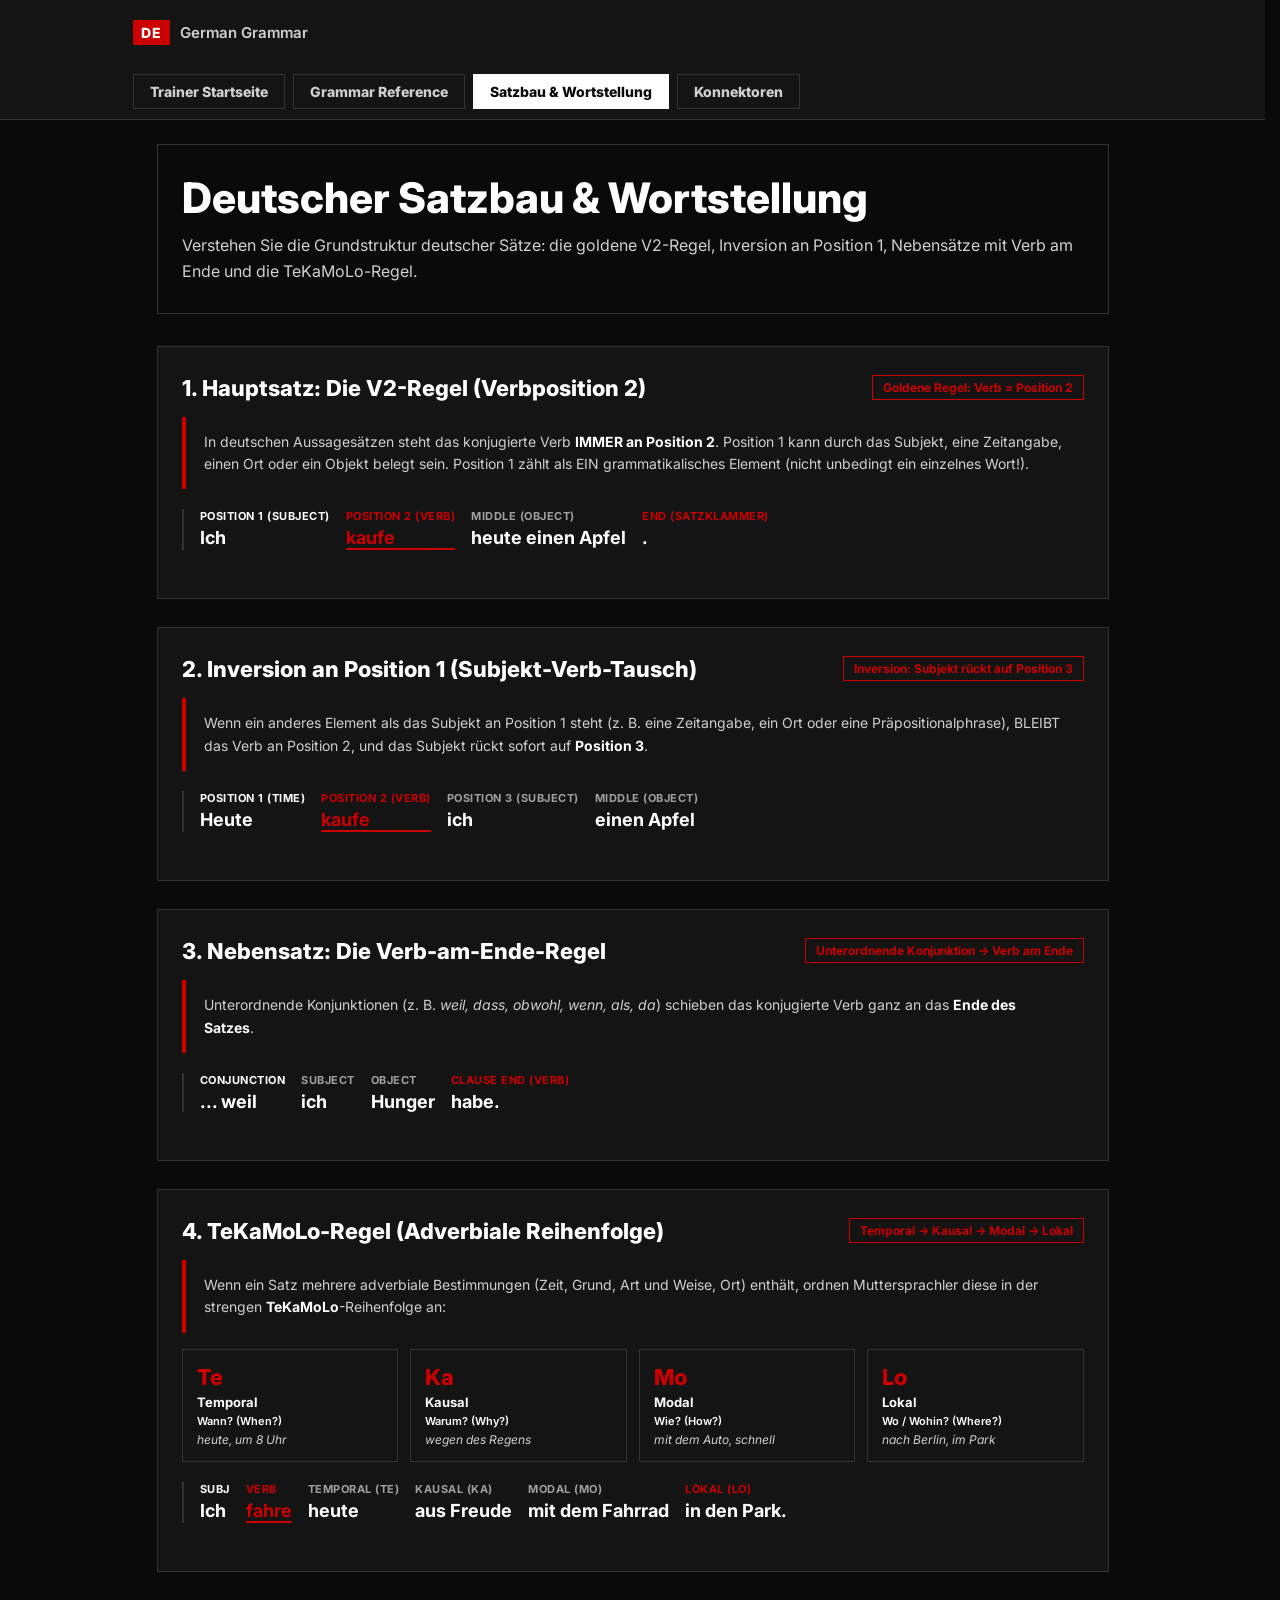
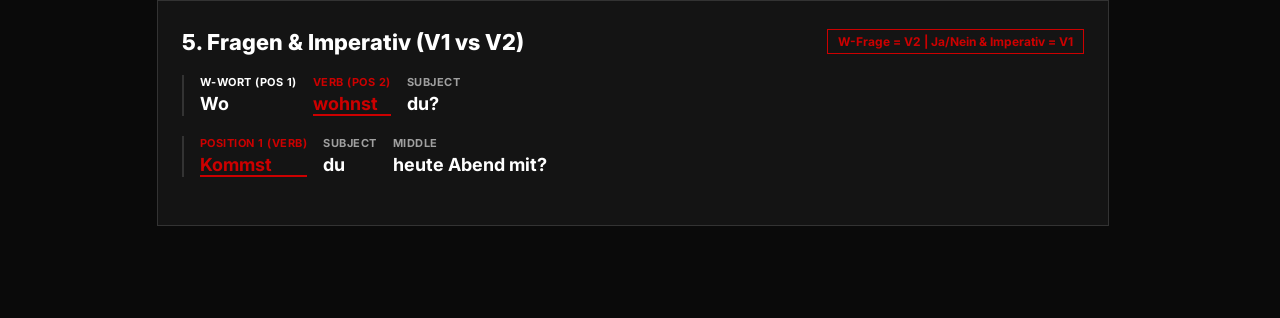
<file: pages/word-order.html>
<!DOCTYPE html>
<html lang="de">

<head>
  <meta charset="UTF-8" />
  <meta name="viewport" content="width=device-width, initial-scale=1.0" />
  <title>German Word Order Master Guide (Satzbau & TeKaMoLo) | DE Trainer</title>
  <meta name="description"
    content="Master German sentence structure: V2 rule, Subject-Verb inversion, Subordinate verb-end clauses, TeKaMoLo rule, questions, and imperatives with visual sentence diagrams." />
  <link rel="preconnect" href="https://fonts.googleapis.com" />
  <link href="https://fonts.googleapis.com/css2?family=Inter:wght@300;400;500;600;700;800&display=swap"
    rel="stylesheet" />
  <link rel="stylesheet" href="../style.css" />
  <link rel="stylesheet" href="../grammar.css" />
</head>

<body>
  <header class="header">
    <div class="header-inner">
      <div class="logo">
        <span class="logo-de">DE</span>
        <span class="logo-text">German Grammar</span>
      </div>
    </div>
    <nav class="nav-bar">
      <a href="../index.html" class="nav-link">Trainer Startseite</a>
      <a href="grammar.html" class="nav-link">Grammar Reference</a>
      <a href="word-order.html" class="nav-link active">Satzbau & Wortstellung</a>
      <a href="connectors.html" class="nav-link">Konnektoren</a>
    </nav>
  </header>

  <div class="page-container">

    <header class="hero-banner">
      <h1 class="hero-title">Deutscher Satzbau & Wortstellung</h1>
      <p class="hero-subtitle">
        Verstehen Sie die Grundstruktur deutscher Sätze: die goldene V2-Regel, Inversion an Position 1, Nebensätze mit
        Verb am Ende und die TeKaMoLo-Regel.
      </p>
    </header>

    <!-- Rule 1: Main Clause V2 -->
    <section class="section-card">
      <div class="section-title-wrap">
        <h2 class="section-title">1. Hauptsatz: Die V2-Regel (Verbposition 2)</h2>
        <span class="badge-v2">Goldene Regel: Verb = Position 2</span>
      </div>
      <p class="rule-box">
        In deutschen Aussagesätzen steht das konjugierte Verb <strong>IMMER an Position 2</strong>. Position 1 kann
        durch das Subjekt, eine Zeitangabe, einen Ort oder ein Objekt belegt sein. Position 1 zählt als EIN
        grammatikalisches Element (nicht unbedingt ein einzelnes Wort!).
      </p>

      <div class="sentence-diagram">
        <div class="block pos1">
          <span class="block-pos">Position 1 (Subject)</span>
          <span class="block-text">Ich</span>
        </div>
        <div class="block pos2">
          <span class="block-pos">Position 2 (Verb)</span>
          <span class="block-text">kaufe</span>
        </div>
        <div class="block middle">
          <span class="block-pos">Middle (Object)</span>
          <span class="block-text">heute einen Apfel</span>
        </div>
        <div class="block end">
          <span class="block-pos">End (Satzklammer)</span>
          <span class="block-text">.</span>
        </div>
      </div>
    </section>

    <!-- Rule 2: Inversion -->
    <section class="section-card">
      <div class="section-title-wrap">
        <h2 class="section-title">2. Inversion an Position 1 (Subjekt-Verb-Tausch)</h2>
        <span class="badge-v2">Inversion: Subjekt rückt auf Position 3</span>
      </div>
      <p class="rule-box">
        Wenn ein anderes Element als das Subjekt an Position 1 steht (z. B. eine Zeitangabe, ein Ort oder eine
        Präpositionalphrase), BLEIBT das Verb an Position 2, und das Subjekt rückt sofort auf <strong>Position
          3</strong>.
      </p>

      <div class="sentence-diagram">
        <div class="block pos1">
          <span class="block-pos">Position 1 (Time)</span>
          <span class="block-text">Heute</span>
        </div>
        <div class="block pos2">
          <span class="block-pos">Position 2 (Verb)</span>
          <span class="block-text">kaufe</span>
        </div>
        <div class="block middle">
          <span class="block-pos">Position 3 (Subject)</span>
          <span class="block-text">ich</span>
        </div>
        <div class="block middle">
          <span class="block-pos">Middle (Object)</span>
          <span class="block-text">einen Apfel</span>
        </div>
      </div>
    </section>

    <!-- Rule 3: Subordinate Clause Verb-End -->
    <section class="section-card">
      <div class="section-title-wrap">
        <h2 class="section-title">3. Nebensatz: Die Verb-am-Ende-Regel</h2>
        <span class="badge-end">Unterordnende Konjunktion → Verb am Ende</span>
      </div>
      <p class="rule-box">
        Unterordnende Konjunktionen (z. B. <i>weil, dass, obwohl, wenn, als, da</i>) schieben das konjugierte Verb ganz
        an das <strong>Ende des Satzes</strong>.
      </p>

      <div class="sentence-diagram">
        <div class="block pos1">
          <span class="block-pos">Conjunction</span>
          <span class="block-text">... weil</span>
        </div>
        <div class="block middle">
          <span class="block-pos">Subject</span>
          <span class="block-text">ich</span>
        </div>
        <div class="block middle">
          <span class="block-pos">Object</span>
          <span class="block-text">Hunger</span>
        </div>
        <div class="block end">
          <span class="block-pos">Clause End (Verb)</span>
          <span class="block-text">habe.</span>
        </div>
      </div>
    </section>

    <!-- Rule 4: TeKaMoLo -->
    <section class="section-card">
      <div class="section-title-wrap">
        <h2 class="section-title">4. TeKaMoLo-Regel (Adverbiale Reihenfolge)</h2>
        <span class="badge-v2">Temporal → Kausal → Modal → Lokal</span>
      </div>
      <p class="rule-box">
        Wenn ein Satz mehrere adverbiale Bestimmungen (Zeit, Grund, Art und Weise, Ort) enthält, ordnen Muttersprachler
        diese in der strengen <strong>TeKaMoLo</strong>-Reihenfolge an:
      </p>

      <div class="tekamolo-grid">
        <div class="tekamolo-card">
          <div class="tekamolo-letter">Te</div>
          <div class="tekamolo-type">Temporal</div>
          <div class="tekamolo-question">Wann? (When?)</div>
          <div class="tekamolo-example">heute, um 8 Uhr</div>
        </div>
        <div class="tekamolo-card">
          <div class="tekamolo-letter">Ka</div>
          <div class="tekamolo-type">Kausal</div>
          <div class="tekamolo-question">Warum? (Why?)</div>
          <div class="tekamolo-example">wegen des Regens</div>
        </div>
        <div class="tekamolo-card">
          <div class="tekamolo-letter">Mo</div>
          <div class="tekamolo-type">Modal</div>
          <div class="tekamolo-question">Wie? (How?)</div>
          <div class="tekamolo-example">mit dem Auto, schnell</div>
        </div>
        <div class="tekamolo-card">
          <div class="tekamolo-letter">Lo</div>
          <div class="tekamolo-type">Lokal</div>
          <div class="tekamolo-question">Wo / Wohin? (Where?)</div>
          <div class="tekamolo-example">nach Berlin, im Park</div>
        </div>
      </div>

      <div class="sentence-diagram">
        <div class="block pos1"><span class="block-pos">Subj</span><span class="block-text">Ich</span></div>
        <div class="block pos2"><span class="block-pos">Verb</span><span class="block-text">fahre</span></div>
        <div class="block middle"><span class="block-pos">Temporal (Te)</span><span class="block-text">heute</span>
        </div>
        <div class="block middle"><span class="block-pos">Kausal (Ka)</span><span class="block-text">aus Freude</span>
        </div>
        <div class="block middle"><span class="block-pos">Modal (Mo)</span><span class="block-text">mit dem
            Fahrrad</span></div>
        <div class="block end"><span class="block-pos">Lokal (Lo)</span><span class="block-text">in den Park.</span>
        </div>
      </div>
    </section>

    <!-- Rule 5: Questions & Imperatives -->
    <section class="section-card">
      <div class="section-title-wrap">
        <h2 class="section-title">5. Fragen & Imperativ (V1 vs V2)</h2>
        <span class="badge-v2">W-Frage = V2 | Ja/Nein & Imperativ = V1</span>
      </div>

      <div class="sentence-diagram">
        <div class="block pos1"><span class="block-pos">W-Wort (Pos 1)</span><span class="block-text">Wo</span></div>
        <div class="block pos2"><span class="block-pos">Verb (Pos 2)</span><span class="block-text">wohnst</span></div>
        <div class="block middle"><span class="block-pos">Subject</span><span class="block-text">du?</span></div>
      </div>

      <div class="sentence-diagram">
        <div class="block pos2"><span class="block-pos">Position 1 (Verb)</span><span class="block-text">Kommst</span>
        </div>
        <div class="block middle"><span class="block-pos">Subject</span><span class="block-text">du</span></div>
        <div class="block middle"><span class="block-pos">Middle</span><span class="block-text">heute Abend mit?</span>
        </div>
      </div>
    </section>
  </div>
</body>

</html>
</file>
<file: style.css>
*, *::before, *::after { box-sizing: border-box; margin: 0; padding: 0; }

:root {
  --bg: #0a0a0a;
  --surface: #141414;
  --surface2: #1f1f1f;
  --border: #333333;
  --text: #ffffff;
  --text-muted: #a0a0a0;
  --text-dim: #d0d0d0;
  --akk: #cc0000;
  --akk-light: #ff3333;
  --akk-dark: #8b0000;
  --dat: #ffffff;
  --dat-light: #cccccc;
  --dat-dark: #999999;
  --correct: #ffffff;
  --wrong: #cc0000;
  --accent: #cc0000;
  --freq-green: #22c55e;
  --freq-yellow: #eab308;
  --freq-gray: #6b7280;
  --radius: 0px;
  --radius-sm: 0px;
  --shadow: none;

  /* ── Page shell vs. page content ──
     --shell-width : outer chrome (header, nav bar, controls bar).
                     IDENTICAL on every page so the navbar never moves
                     when navigating. Do NOT override per page.
     --site-width  : width of the page's own content. May differ per page
                     (trainer card = 860px, grammar.css widens it to 1000px).
     --site-pad    : shared horizontal gutter used by shell AND content.
  */
  --shell-width: 1000px;
  --site-width: 860px;
  --site-pad: clamp(12px, 4vw, 24px);
}

/* ── ROOT ──
   scrollbar-gutter: stable reserves space for the scrollbar EVEN when
   it isn't visible. This prevents the content from jumping left/right
   when navigating between short pages (no scrollbar) and tall pages
   (scrollbar). This is the correct fix for the "navbar shift" bug.
   We do NOT use overflow-x: hidden here because that disables scrollbar-gutter.
   Individual containers that could overflow use their own overflow rules.
*/
html {
  scrollbar-gutter: stable;
  height: 100%;
}

/* Browsers without scrollbar-gutter support (older Safari): always reserve
   the scrollbar track so short and long pages have the same viewport width. */
@supports not (scrollbar-gutter: stable) {
  html { overflow-y: scroll; }
}

/* min-height (not height): with height:100% the body box ends after one
   viewport, which makes the sticky header stop sticking on long pages
   where <header> is a direct child of <body>. */
body {
  min-height: 100%;
  font-family: 'Inter', sans-serif;
  background: var(--bg);
  color: var(--text);
  -webkit-font-smoothing: antialiased;
}

/* ── HEADER ── */
.header {
  background: var(--surface);
  border-bottom: 1px solid var(--border);
  padding: 0 var(--site-pad);
  position: sticky;
  top: 0;
  z-index: 10;
  width: 100%;
  box-sizing: border-box;
}

.header-inner {
  max-width: var(--shell-width);
  margin: 0 auto;
  display: flex;
  align-items: center;
  justify-content: space-between;
  height: 64px;
  min-width: 0;
  gap: 8px;
}

.logo { display: flex; align-items: center; gap: 10px; }
.logo-de {
  background: var(--akk);
  color: #fff;
  font-weight: 800;
  font-size: 14px;
  padding: 4px 8px;
  border-radius: 0px;
  letter-spacing: 1px;
}
.logo-text { font-weight: 600; font-size: 15px; color: var(--text-dim); }

.header-stats { display: flex; gap: 10px; }
.stat-badge {
  display: flex;
  flex-direction: column;
  align-items: center;
  background: var(--surface2);
  border: 1px solid var(--border);
  border-radius: 0px;
  padding: 6px 14px;
  min-width: 60px;
}
.stat-badge.correct { border-color: rgba(34,197,94,0.3); }
.stat-badge.wrong   { border-color: rgba(239,68,68,0.3); }
.stat-num { font-weight: 700; font-size: 16px; }
.stat-badge.correct .stat-num { color: var(--correct); }
.stat-badge.wrong .stat-num   { color: var(--wrong); }
.stat-label { font-size: 10px; text-transform: uppercase; letter-spacing: 0.5px; color: var(--text-muted); }

/* ── NAV BAR ── */
.nav-bar {
  display: flex;
  align-items: center;
  gap: 8px;
  max-width: var(--shell-width);
  margin: 0 auto;
  padding: 10px 0; /* horizontal padding comes from .header */
  flex-wrap: wrap;
  box-sizing: border-box;
}
.nav-link {
  display: inline-flex;
  align-items: center;
  gap: 6px;
  color: var(--text-dim);
  text-decoration: none;
  font-size: 14px;
  font-weight: 800;
  padding: 8px 16px;
  background: var(--surface);
  border: 1px solid var(--border);
  border-radius: 0px;
  transition: all 0.2s ease;
}
.nav-link:hover, .nav-link.active {
  color: var(--bg);
  border-color: var(--text);
  background: var(--text);
}

/* ── CONTROLS ── */
.controls-bar {
  background: var(--surface);
  border-bottom: 1px solid var(--border);
  padding: 0 var(--site-pad);
  box-sizing: border-box;
}
.controls-inner {
  max-width: var(--shell-width);
  margin: 0 auto;
  display: flex;
  align-items: center;
  gap: 16px;
  padding: 12px 0;
  flex-wrap: wrap;
  min-width: 0;
}
.filter-group { display: flex; align-items: center; gap: 8px; }
.filter-label { font-size: 12px; color: var(--text-muted); font-weight: 500; white-space: nowrap; }
.filter-btns { display: flex; gap: 4px; }
.filter-btn {
  border: none;
  background: transparent;
  color: var(--text-muted);
  border-radius: 0px;
  padding: 6px 15px;
  font-size: 12px;
  font-weight: 800;
  cursor: pointer;
  transition: all 0.18s;
  font-family: inherit;
}
.filter-btn:hover { color: var(--text); }
.filter-btn.active { background: var(--text); color: var(--bg); }
.filter-btn.akk.active { background: var(--akk); border-color: var(--akk); }
.filter-btn.dat.active { background: var(--dat); border-color: var(--dat); }

.btn-restart {
  margin-left: auto;
  background: transparent;
  border: none;
  color: var(--text-muted);
  border-radius: 0px;
  padding: 7px 15px;
  font-size: 12px;
  font-weight: 800;
  font-family: inherit;
  cursor: pointer;
  transition: all 0.18s;
}
.btn-restart:hover { color: var(--text); }

/* ── PROGRESS ── */
.progress-wrap {
  max-width: var(--site-width);
  margin: 16px auto 0;
  padding: 0 var(--site-pad);
  display: flex;
  align-items: center;
  gap: 12px;
  box-sizing: border-box;
  width: 100%;
}
.progress-bar {
  flex: 1;
  height: 5px;
  background: var(--surface2);
  border-radius: 0px;
  overflow: hidden;
  position: relative;
}
.progress-bar::after {
  content: '';
  display: block;
  height: 100%;
  width: var(--pct, 0%);
  background: var(--akk);
  border-radius: 0px;
  transition: width 0.35s ease;
}
.progress-text { font-size: 12px; color: var(--text-muted); white-space: nowrap; min-width: 60px; text-align: right; }

/* ── MAIN ── */
.main {
  max-width: var(--site-width);
  margin: 0 auto;
  padding: 24px var(--site-pad) 48px;
  box-sizing: border-box;
  width: 100%;
}
.card-container {
  perspective: 1200px;
  margin-bottom: 28px;
  min-width: 0;
}

/* ── CARD ── */
.card {
  display: grid;
  width: 100%;
  min-height: 360px;
  position: relative;
  transform-style: preserve-3d;
  transition: transform 0.55s cubic-bezier(0.4, 0, 0.2, 1);
  cursor: pointer;
  outline: none;
  border-radius: var(--radius);
}
.card.flipped { transform: rotateY(180deg); cursor: default; }
.card-front, .card-back {
  grid-area: 1 / 1;
  border-radius: var(--radius);
  backface-visibility: hidden;
  -webkit-backface-visibility: hidden;
  display: flex;
  flex-direction: column;
  align-items: center;
  justify-content: center;
  padding: 48px 40px;
}
.card-front {
  background: var(--surface);
  border: 1px solid var(--border);
  box-shadow: none;
}
.card-front:hover { border-color: var(--accent); box-shadow: none; }
.card-back {
  background: var(--surface);
  border: 1px solid var(--border);
  box-shadow: none;
  transform: rotateY(180deg);
  justify-content: space-between;
  gap: 20px;
}

.card-hint {
  font-size: 11px;
  text-transform: uppercase;
  letter-spacing: 1px;
  color: var(--text-muted);
  margin-bottom: 24px;
}
.verb-display {
  font-size: clamp(32px, 7vw, 56px);
  font-weight: 800;
  text-align: center;
  color: var(--text);
  line-height: 1.1;
}
.card-number {
  position: absolute;
  top: 16px;
  right: 20px;
  font-size: 11px;
  color: var(--text-muted);
  font-weight: 500;
}

/* back */
.back-top {
  display: flex;
  flex-direction: column;
  align-items: center;
  gap: 16px;
  width: 100%;
}
.back-verb {
  font-size: clamp(24px, 5vw, 40px);
  font-weight: 800;
  color: var(--text);
}
.prep-kasus {
  display: flex;
  align-items: center;
  gap: 10px;
}
.prep-tag {
  background: var(--akk);
  color: #fff;
  font-size: 22px;
  font-weight: 700;
  padding: 8px 20px;
  border-radius: 0px;
}
.kasus-badge {
  font-size: 15px;
  font-weight: 700;
  padding: 8px 18px;
  border-radius: 0px;
  border: 2px solid var(--akk);
  color: var(--akk-light);
  background: transparent;
}
.kasus-badge.dat {
  border-color: var(--dat);
  color: var(--dat-light);
  background: transparent;
}
.back-extra {
  font-size: 16px;
  color: var(--text-muted);
  margin-bottom: 24px;
  line-height: 1.4;
  text-align: center;
}
.example-sentence {
  text-align: center;
  font-size: 15px;
  color: var(--text-dim);
  line-height: 1.65;
  font-style: italic;
  background: var(--surface2);
  border-radius: 0px;
  padding: 16px 20px;
  width: 100%;
  border-left: 4px solid var(--accent);
}

/* answer buttons */
.answer-btns {
  display: flex;
  gap: 12px;
  width: 100%;
}
.btn-wrong, .btn-correct {
  flex: 1;
  padding: 14px;
  border-radius: 0px;
  border: 1px solid transparent;
  font-size: 15px;
  font-weight: 600;
  font-family: inherit;
  cursor: pointer;
  transition: all 0.18s;
}
.btn-wrong {
  background: rgba(239,68,68,0.12);
  color: var(--wrong);
  border: 1.5px solid rgba(239,68,68,0.3);
}
.btn-wrong:hover { background: rgba(239,68,68,0.22); }
.btn-correct {
  background: rgba(34,197,94,0.12);
  color: var(--correct);
  border: 1.5px solid rgba(34,197,94,0.3);
}
.btn-correct:hover { background: rgba(34,197,94,0.22); }

/* ── SECONDARY NAV BUTTONS ── */
.nav-btns,
.card-nav {
  display: flex;
  gap: 12px;
  justify-content: center;
}
.filter-select {
  background: var(--surface);
  border: none;
  color: var(--text);
  padding: 8px 16px;
  border-radius: 0px;
  font-size: 14px;
  font-weight: 800;
  cursor: pointer;
  font-family: inherit;
}
.filter-select:focus {
  outline: none;
}
.filter-select option {
  background: var(--bg);
  color: var(--text);
}

.nav-btn {
  background: var(--surface);
  border: 1px solid var(--border);
  color: var(--text-dim);
  padding: 12px 28px;
  border-radius: 0px;
  font-size: 14px;
  font-weight: 500;
  font-family: inherit;
  cursor: pointer;
  transition: all 0.18s;
}
.nav-btn:hover { border-color: var(--accent); color: var(--text); }
.nav-btn.primary {
  background: var(--akk);
  border-color: transparent;
  color: #fff;
}
.nav-btn.primary:hover { opacity: 0.88; }

/* ── DONE SCREEN ── */
.done-screen {
  position: fixed;
  inset: 0;
  background: rgba(14,15,20,0.92);
  backdrop-filter: blur(10px);
  display: flex;
  align-items: center;
  justify-content: center;
  z-index: 100;
}
.done-card {
  background: var(--surface);
  border: 1px solid var(--border);
  border-radius: 0px;
  padding: 48px 40px;
  text-align: center;
  max-width: 420px;
  width: 90%;
  box-shadow: none;
}
.done-emoji { font-size: 56px; margin-bottom: 16px; }
.done-card h2 { font-size: 26px; font-weight: 800; margin-bottom: 8px; }
.done-card p { color: var(--text-muted); margin-bottom: 28px; }
.done-stats {
  display: flex;
  gap: 16px;
  justify-content: center;
  margin-bottom: 32px;
}
.done-stat {
  flex: 1;
  background: var(--surface2);
  border-radius: 0px;
  padding: 16px;
  border: 1px solid var(--border);
}
.done-stat span { font-size: 28px; font-weight: 800; display: block; }
.done-stat small { font-size: 11px; text-transform: uppercase; letter-spacing: 0.5px; color: var(--text-muted); }
.done-stat.correct span { color: var(--correct); }
.done-stat.wrong span   { color: var(--wrong); }
.done-stat.pct span     { color: var(--akk-light); }
.btn-restart.big {
  display: block;
  width: 100%;
  background: var(--akk);
  border: none;
  color: #fff;
  padding: 14px;
  border-radius: 0px;
  font-size: 16px;
  font-weight: 700;
  font-family: inherit;
  cursor: pointer;
  margin-bottom: 10px;
  transition: opacity 0.18s;
}
.btn-restart.big:hover { opacity: 0.88; }
.btn-wrong-only {
  display: block;
  width: 100%;
  background: transparent;
  border: 1px solid var(--wrong);
  color: var(--wrong);
  padding: 12px;
  border-radius: 0px;
  font-size: 14px;
  font-weight: 600;
  font-family: inherit;
  cursor: pointer;
  transition: all 0.18s;
}
.btn-wrong-only:hover { background: rgba(239,68,68,0.2); }

/* ── RESPONSIVE ── */
@media (max-width: 540px) {
  .card-front, .card-back { padding: 28px 16px; }
  .header-inner { gap: 8px; }
  .logo-text { display: none; }
  .controls-inner { gap: 8px; }
  .filter-btn { padding: 6px 10px; font-size: 11px; }
  .stat-badge { padding: 5px 10px; min-width: 50px; }
}

@media (max-width: 390px) {
  .card-front, .card-back { padding: 20px 12px; }
  .header-stats { gap: 6px; }
  .stat-badge { padding: 4px 8px; min-width: 44px; }
  .stat-num { font-size: 14px; }
  .stat-label { font-size: 9px; }
}
</file>
<file: grammar.css>
/* =============================================================
   grammar.css — Responsive stylesheet for grammar, word-order,
   and connectors pages.
   Design: minimalist dark, mobile-first, content-first.

   This file is loaded AFTER style.css and overrides ONLY the
   content width (--site-width -> 1000px). The header / nav bar use
   --shell-width from style.css, which is the same on every page,
   so the navbar does not move when navigating to/from the trainer.
   ============================================================= */

/* ── GRAMMAR-PAGE WIDTH OVERRIDE ──
   Reference pages are 1000px wide. We do this by overriding the CSS
   custom property so every container that uses --site-width picks it up
   automatically without duplicating selectors.
*/
:root {
  --site-width: 1000px;
}

/* ── PAGE CONTAINER ── */
.page-container {
  width: 100%;
  max-width: var(--site-width);
  margin: 0 auto;
  padding: 24px var(--site-pad) 64px;
  box-sizing: border-box;
}

/* ── HERO BANNER ── */
.hero-banner {
  background: transparent;
  border: 1px solid var(--border);
  border-radius: 0px;
  padding: 28px 24px;
  margin-bottom: 32px;
  position: relative;
}

.hero-title {
  font-size: clamp(22px, 5vw, 42px);
  font-weight: 800;
  line-height: 1.2;
  margin-bottom: 10px;
  color: var(--text);
  overflow-wrap: break-word;
  word-break: normal;
}

.hero-subtitle {
  font-size: clamp(13px, 2vw, 16px);
  color: var(--text-dim);
  max-width: 100%;
  line-height: 1.6;
  overflow-wrap: break-word;
}

/* ── CATEGORY SECTION HEADING ──
   Used to introduce groups of related grammar cards,
   e.g. "Tenses & Time" above the tense cards.
*/
.category-heading {
  margin: 36px 0 8px;
  display: flex;
  align-items: baseline;
  gap: 12px;
  flex-wrap: wrap;
}

.category-heading h2 {
  font-size: clamp(18px, 3vw, 26px);
  font-weight: 800;
  color: var(--text);
}

.category-heading .category-desc {
  font-size: 13px;
  color: var(--text-muted);
  font-weight: 500;
}

/* ── QUICK NAVIGATION GRID ── */
.quick-grid {
  display: grid;
  grid-template-columns: repeat(auto-fill, minmax(180px, 1fr));
  gap: 12px;
  margin-bottom: 36px;
}

/* Quick cards are anchor elements — make the whole card clickable */
.quick-card {
  background: transparent;
  border: 1px solid var(--border);
  border-radius: 0px;
  padding: 14px 16px;
  transition: border-color 0.2s, background 0.2s;
  text-decoration: none;
  color: inherit;
  display: flex;
  flex-direction: column;
  gap: 4px;
  cursor: pointer;
  /* Ensure no child can force the card wider than the grid column */
  min-width: 0;
}

.quick-card:hover {
  border-color: var(--accent);
  background: rgba(204, 0, 0, 0.04);
}

.quick-card:focus-visible {
  outline: 2px solid var(--accent);
  outline-offset: 2px;
}

.quick-card:active {
  background: rgba(204, 0, 0, 0.08);
}

.quick-card-title {
  font-size: 14px;
  font-weight: 700;
  color: var(--text);
  overflow-wrap: break-word;
}

.quick-card-desc {
  font-size: 11px;
  color: var(--text-muted);
  overflow-wrap: break-word;
}

/* Small arrow to signal clickability */
.quick-card::after {
  content: '→';
  font-size: 11px;
  color: var(--text-muted);
  margin-top: 6px;
  transition: color 0.2s, transform 0.2s;
  display: block;
  transform: translateX(0);
}

.quick-card:hover::after {
  color: var(--accent);
  transform: translateX(3px);
}

/* ── FILTER BAR ── */
.filter-bar {
  display: flex;
  gap: 8px;
  margin-bottom: 28px;
  flex-wrap: wrap;
}

.filter-tab {
  background: var(--surface);
  border: 1px solid var(--border);
  color: var(--text-muted);
  padding: 8px 16px;
  border-radius: 0px;
  font-size: 13px;
  font-weight: 800;
  cursor: pointer;
  transition: all 0.2s;
  white-space: nowrap;
}

.filter-tab:hover {
  color: var(--text);
  border-color: var(--accent);
}

.filter-tab.active {
  background: var(--text);
  color: var(--bg);
  border-color: var(--text);
}

/* ── TENSE CARD (grammar.html) ── */
.tense-card {
  background: transparent;
  border: 1px solid var(--border);
  border-radius: 0px;
  padding: 28px 24px;
  margin-bottom: 28px;
  box-shadow: none;
  min-width: 0;
  width: 100%;
  box-sizing: border-box;
}

.tense-header {
  display: flex;
  justify-content: space-between;
  align-items: flex-start;
  margin-bottom: 16px;
  gap: 12px;
  flex-wrap: wrap;
  min-width: 0;
}

.tense-name-wrap {
  display: flex;
  align-items: center;
  gap: 10px;
  flex-wrap: wrap;
  min-width: 0;
}

.tense-title {
  font-size: clamp(17px, 3vw, 24px);
  font-weight: 800;
  color: var(--text);
  overflow-wrap: break-word;
  min-width: 0;
}

.tense-de-name {
  font-size: clamp(12px, 1.8vw, 16px);
  color: var(--text-dim);
  font-weight: 500;
  overflow-wrap: break-word;
  min-width: 0;
}

.badge-wrap {
  display: flex;
  gap: 8px;
  align-items: center;
  flex-wrap: wrap;
  flex-shrink: 0;
}

.level-badge {
  background: transparent;
  border: 1px solid var(--akk);
  color: var(--akk);
  font-size: 11px;
  font-weight: 700;
  padding: 3px 8px;
  border-radius: 0px;
  white-space: nowrap;
}

.freq-badge {
  font-size: 11px;
  font-weight: 600;
  padding: 3px 8px;
  border-radius: 0px;
  white-space: nowrap;
}

.freq-badge.essential {
  background: transparent;
  color: var(--freq-green);
  border: 1px solid var(--freq-green);
}

.freq-badge.common {
  background: transparent;
  color: var(--freq-yellow);
  border: 1px solid var(--freq-yellow);
}

.freq-badge.formal {
  background: transparent;
  color: var(--freq-gray);
  border: 1px solid var(--freq-gray);
}

/* ── FORMULA BOX ──
   The formula itself stays on ONE line.
   The container scrolls horizontally on narrow screens.
   The page does NOT get wider — only the formula container scrolls.
   ── */
.formula-box {
  /* Scrollable container */
  width: 100%;
  max-width: 100%;
  overflow-x: auto;
  -webkit-overflow-scrolling: touch;
  scrollbar-width: thin;
  scrollbar-color: var(--border) transparent;
  /* Visual appearance */
  background: transparent;
  border-left: 4px solid var(--accent);
  border-radius: 0px;
  padding: 14px 18px;
  margin-bottom: 16px;
  /* Layout of inner content */
  display: flex;
  align-items: center;
  gap: 8px;
  /* Keep formula intact on one line */
  white-space: nowrap;
  /* Monospace for grammar formulas */
  font-family: 'Inter', monospace;
  font-size: clamp(12px, 2vw, 15px);
  color: var(--text);
}

.formula-tag {
  background: transparent;
  border: 1px solid var(--akk);
  color: var(--akk);
  padding: 3px 7px;
  border-radius: 0px;
  font-weight: 700;
  white-space: nowrap;
  flex-shrink: 0;
}

/* ── USAGE LIST ── */
.usage-list {
  margin-bottom: 20px;
  padding-left: 20px;
  color: var(--text-dim);
  line-height: 1.7;
  font-size: clamp(12px, 1.8vw, 14px);
}

.usage-list li {
  margin-bottom: 8px;
  overflow-wrap: break-word;
  word-break: normal;
}

.usage-list strong {
  color: var(--text);
}

/* Inline italic examples — allow wrapping; they are not formulas */
.usage-list li i {
  font-size: clamp(11px, 1.6vw, 14px);
  overflow-wrap: break-word;
  word-break: normal;
}

/* ── TABLE WRAPPER ──
   Every .example-table must be wrapped in a .table-scroll div.
   ── */
.table-scroll {
  width: 100%;
  max-width: 100%;
  overflow-x: auto;
  -webkit-overflow-scrolling: touch;
  scrollbar-width: thin;
  scrollbar-color: var(--border) transparent;
  margin: 16px 0;
}

.example-table {
  border-collapse: collapse;
  width: max-content;
  min-width: 100%;
  font-size: clamp(12px, 1.8vw, 14px);
  table-layout: auto;
}

.example-table th,
.example-table td {
  padding: 9px 16px;
  text-align: left;
  border-bottom: 1px solid var(--border);
  white-space: nowrap;
  font-size: clamp(11px, 1.6vw, 14px);
}

.example-table td:first-child {
  white-space: nowrap;
  font-size: clamp(11px, 1.5vw, 13px);
  padding-right: 20px;
}

.example-table th {
  background: var(--surface2);
  color: var(--text-muted);
  font-weight: 600;
  font-size: clamp(10px, 1.3vw, 12px);
  text-transform: uppercase;
  letter-spacing: 0.5px;
  white-space: nowrap;
}

.example-table tr:last-child td {
  border-bottom: none;
}

/* ── TEXT HIGHLIGHT CLASSES ── */
.hl-verb {
  color: var(--akk);
  font-weight: 700;
}

.hl-aux {
  color: var(--dat);
  font-weight: 700;
}

.translation {
  color: var(--text-muted);
  font-style: italic;
}

/* ── SECTION CARD (word-order.html) ── */
.section-card {
  background: var(--surface);
  border: 1px solid var(--border);
  border-radius: 0px;
  padding: 28px 24px;
  margin-bottom: 28px;
  box-shadow: none;
  min-width: 0;
  width: 100%;
  box-sizing: border-box;
}

.section-title-wrap {
  display: flex;
  justify-content: space-between;
  align-items: flex-start;
  margin-bottom: 16px;
  gap: 12px;
  flex-wrap: wrap;
  min-width: 0;
}

.section-title {
  font-size: clamp(16px, 2.8vw, 22px);
  font-weight: 800;
  color: var(--text);
  overflow-wrap: break-word;
  min-width: 0;
}

.badge-v2 {
  background: transparent;
  border: 1px solid var(--akk);
  color: var(--akk);
  padding: 4px 10px;
  border-radius: 0px;
  font-weight: 700;
  font-size: 12px;
  white-space: nowrap;
}

.badge-end {
  background: transparent;
  border: 1px solid var(--wrong);
  color: var(--wrong);
  padding: 4px 10px;
  border-radius: 0px;
  font-weight: 700;
  font-size: 12px;
  white-space: nowrap;
}

/* ── SENTENCE DIAGRAM ──
   Blocks must stay on ONE line — horizontal scroll inside container.
   ── */
.sentence-diagram {
  display: flex;
  gap: clamp(8px, 1.5vw, 16px);
  margin: 20px 0;
  flex-wrap: nowrap;
  align-items: flex-start;
  border-left: 2px solid var(--border);
  padding-left: 16px;
  overflow-x: auto;
  -webkit-overflow-scrolling: touch;
  scrollbar-width: thin;
  scrollbar-color: var(--border) transparent;
}

.block {
  display: flex;
  flex-direction: column;
  gap: 4px;
  flex-shrink: 0;
}

.block-pos {
  font-size: clamp(8px, 1.2vw, 11px);
  font-weight: 700;
  text-transform: uppercase;
  letter-spacing: 0.5px;
  color: var(--text-muted);
  white-space: nowrap;
}

.block.pos1 .block-pos { color: var(--dat); }
.block.pos2 .block-pos { color: var(--akk); }
.block.end  .block-pos { color: var(--wrong); }

.block-text {
  font-weight: 700;
  font-size: clamp(13px, 2.2vw, 18px);
  color: var(--text);
  white-space: nowrap;
}

.block.pos2 .block-text {
  color: var(--akk);
  border-bottom: 2px solid var(--akk);
  display: inline-block;
}

/* ── TEKAMOLO GRID ── */
.tekamolo-grid {
  display: grid;
  grid-template-columns: repeat(auto-fit, minmax(150px, 1fr));
  gap: 12px;
  margin: 16px 0;
}

.tekamolo-card {
  background: transparent;
  border: 1px solid var(--border);
  border-radius: 0px;
  padding: 14px;
}

.tekamolo-letter {
  font-size: 22px;
  font-weight: 800;
  color: var(--akk);
  margin-bottom: 4px;
}

.tekamolo-type {
  font-weight: 700;
  font-size: 13px;
  color: var(--text);
  margin-bottom: 4px;
}

.tekamolo-question {
  font-size: 11px;
  color: var(--dat);
  font-weight: 600;
  margin-bottom: 4px;
}

.tekamolo-example {
  font-size: 12px;
  color: var(--text-dim);
  font-style: italic;
}

/* ── RULE BOX ── */
.rule-box {
  background: transparent;
  border-left: 4px solid var(--accent);
  border-radius: 0px;
  padding: 14px 18px;
  margin: 14px 0;
  color: var(--text-dim);
  font-size: clamp(12px, 1.8vw, 14px);
  line-height: 1.6;
  overflow-wrap: break-word;
}

.rule-box strong {
  color: var(--text);
}

/* ── GROUP HEADER (connectors.html) ── */
.group-header {
  margin: 32px 0 16px;
  padding-bottom: 12px;
  border-bottom: 1px solid var(--border);
  display: flex;
  align-items: center;
  justify-content: space-between;
  flex-wrap: wrap;
  gap: 10px;
  min-width: 0;
}

.group-title {
  font-size: clamp(17px, 3vw, 22px);
  font-weight: 800;
  color: var(--text);
  overflow-wrap: break-word;
  min-width: 0;
}

.effect-pill {
  font-size: 11px;
  font-weight: 700;
  padding: 3px 10px;
  border-radius: 0px;
  white-space: nowrap;
  flex-shrink: 0;
}

.effect-pill.pos0 {
  background: transparent;
  color: var(--correct);
  border: 1px solid var(--correct);
}

.effect-pill.pos1 {
  background: transparent;
  color: var(--akk);
  border: 1px solid var(--akk);
}

.effect-pill.end {
  background: transparent;
  color: var(--wrong);
  border: 1px solid var(--wrong);
}

/* ── CONNECTOR GRID (connectors.html) ──
   Desktop:  3 columns
   Tablet:   2 columns (≤ 700px)
   Mobile:   1 column  (≤ 480px)

   Uses minmax(0, 1fr) — the `0` prevents any child's intrinsic
   min-size from making the column wider than its fraction share.
   Long German words will wrap instead of stretching the grid.
*/
.connector-grid {
  display: grid;
  grid-template-columns: repeat(3, minmax(0, 1fr));
  gap: 16px;
  margin-bottom: 36px;
}

/* ── CONNECTOR CARD ── */
.connector-card {
  background: transparent;
  border: 1px solid var(--border);
  border-radius: 0px;
  padding: 20px;
  transition: border-color 0.2s;
  box-shadow: none;
  display: flex;
  flex-direction: column;
  justify-content: space-between;
  /* Critical: prevent content from expanding past the grid column */
  min-width: 0;
  max-width: 100%;
  box-sizing: border-box;
}

.connector-card:hover {
  border-color: var(--accent);
}

.card-top {
  display: flex;
  justify-content: space-between;
  align-items: flex-start;
  margin-bottom: 10px;
  gap: 10px;
  /* Both children can shrink */
  min-width: 0;
}

.term-title {
  font-size: clamp(16px, 2.5vw, 20px);
  font-weight: 800;
  color: var(--text);
  /* Allow long compound words to wrap */
  overflow-wrap: break-word;
  word-break: normal;
  min-width: 0;
}

.level-tag {
  background: transparent;
  border: 1px solid var(--border);
  color: var(--text-dim);
  font-size: 11px;
  font-weight: 700;
  padding: 3px 8px;
  border-radius: 0px;
  white-space: nowrap;
  flex-shrink: 0;
}

.sense-text {
  font-size: 13px;
  color: var(--dat-light);
  font-weight: 600;
  margin-bottom: 6px;
  overflow-wrap: break-word;
}

.translation-text {
  font-size: 13px;
  color: var(--text-dim);
  margin-bottom: 14px;
  overflow-wrap: break-word;
}

/* ── EXAMPLE BOX ──
   Educational sentences must NOT be truncated.
   Allow wrapping — the card stays within the grid column.
*/
.example-box {
  background: transparent;
  border-radius: 0px;
  padding: 10px 16px;
  font-size: clamp(11px, 1.8vw, 13.5px);
  line-height: 1.65;
  border-left: 4px solid var(--accent);
  /* No overflow:hidden — we want text to wrap, not clip */
  min-width: 0;
}

.example-de {
  color: var(--text);
  margin-bottom: 4px;
  /* Allow sentences to wrap naturally — do NOT truncate */
  overflow-wrap: break-word;
  word-break: normal;
  font-size: clamp(11px, 1.8vw, 13.5px);
}

.example-de mark {
  background: transparent;
  color: var(--akk);
  font-weight: 800;
  padding: 0;
  border-radius: 0px;
  border-bottom: 2px solid var(--akk);
}

.example-en {
  font-size: clamp(10px, 1.4vw, 12px);
  color: var(--text-muted);
  font-style: italic;
  /* Allow sentences to wrap naturally — do NOT truncate */
  overflow-wrap: break-word;
  word-break: normal;
}

/* ── RESPONSIVE BREAKPOINTS ── */

/* Tablet */
@media (max-width: 700px) {
  .connector-grid {
    grid-template-columns: repeat(2, minmax(0, 1fr));
  }
}

/* Tablet / small desktop — card padding reduction */
@media (max-width: 768px) {
  .page-container {
    padding-top: 20px;
    padding-bottom: 48px;
  }

  .tense-card,
  .section-card {
    padding: 20px 16px;
  }

  .hero-banner {
    padding: 22px 18px;
  }
}

/* Mobile — single column */
@media (max-width: 480px) {
  .connector-grid {
    grid-template-columns: 1fr;
  }

  .page-container {
    padding-top: 16px;
    padding-bottom: 40px;
  }

  .tense-card,
  .section-card {
    padding: 16px 12px;
  }

  .hero-banner {
    padding: 18px 14px;
  }

  .formula-box {
    font-size: 12px;
    padding: 11px 14px;
  }

  .tense-header {
    flex-direction: column;
    gap: 8px;
  }

  .badge-wrap {
    flex-wrap: wrap;
  }

  .tekamolo-grid {
    grid-template-columns: repeat(2, 1fr);
  }

  .group-header {
    flex-direction: column;
    align-items: flex-start;
    gap: 8px;
  }
}

/* Extra-small phone (~320-390px) */
@media (max-width: 390px) {
  .page-container {
    padding-top: 14px;
    padding-bottom: 36px;
  }

  .tense-card,
  .section-card {
    padding: 14px 10px;
  }

  .hero-banner {
    padding: 16px 12px;
  }

  .tekamolo-grid {
    grid-template-columns: 1fr;
  }

  .connector-grid {
    gap: 12px;
  }

  .quick-grid {
    grid-template-columns: repeat(2, 1fr);
    gap: 8px;
  }
}
</file>
